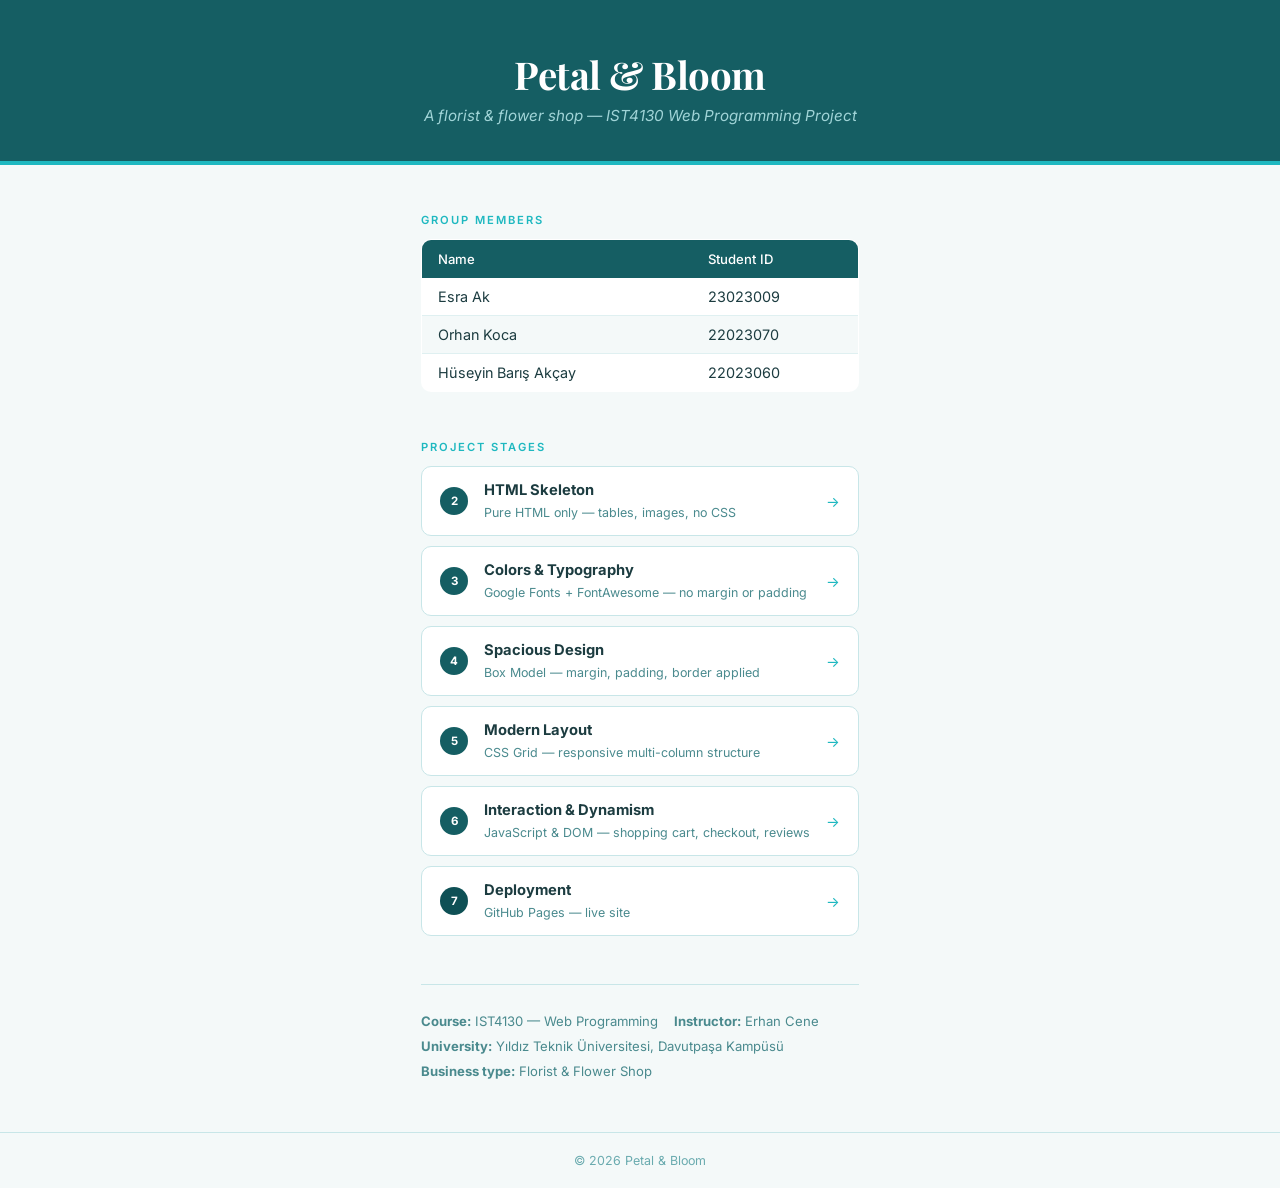
<file: index.html>
<!DOCTYPE html>
<html lang="en">
<head>
    <meta charset="UTF-8">
    <meta name="viewport" content="width=device-width, initial-scale=1.0">
    <title>Petal & Bloom — IST4130 Project</title>
    <link rel="preconnect" href="https://fonts.googleapis.com">
    <link rel="preconnect" href="https://fonts.gstatic.com" crossorigin>
    <link href="https://fonts.googleapis.com/css2?family=Playfair+Display:wght@400;600&family=Inter:wght@400;500&display=swap" rel="stylesheet">
    <style>
        * { margin: 0; padding: 0; box-sizing: border-box; }

        body {
            font-family: 'Inter', sans-serif;
            background: #f4f9f9;
            color: #1c3c40;
            min-height: 100vh;
            display: flex;
            flex-direction: column;
        }

        header {
            background: #155e63;
            color: #fff;
            text-align: center;
            padding: 48px 24px 36px;
            border-bottom: 4px solid #1eb8c0;
        }

        header h1 {
            font-family: 'Playfair Display', serif;
            font-size: 2.4rem;
            margin-bottom: 6px;
            letter-spacing: -0.5px;
        }

        header p {
            font-size: 0.95rem;
            color: #a0d4d7;
            font-style: italic;
        }

        main {
            max-width: 820px;
            margin: 0 auto;
            padding: 48px 24px;
            flex: 1;
        }

        /* ── Group Info ── */
        .section-label {
            font-size: 0.7rem;
            font-weight: 600;
            letter-spacing: 2px;
            text-transform: uppercase;
            color: #1eb8c0;
            margin-bottom: 12px;
        }

        .group-table {
            width: 100%;
            border-collapse: collapse;
            font-size: 0.9rem;
            margin-bottom: 48px;
            background: #fff;
            border-radius: 10px;
            overflow: hidden;
            border: 1px solid #c8e6e8;
        }

        .group-table th {
            background: #155e63;
            color: #fff;
            text-align: left;
            padding: 11px 16px;
            font-weight: 500;
            font-size: 0.82rem;
        }

        .group-table td {
            padding: 10px 16px;
            border-bottom: 1px solid #dff0f1;
            color: #1c3c40;
        }

        .group-table tr:last-child td { border-bottom: none; }
        .group-table tr:nth-child(even) td { background: #f4f9f9; }

        .tag {
            display: inline-block;
            background: #d0f0f2;
            color: #0e5055;
            font-size: 0.68rem;
            font-weight: 600;
            padding: 2px 7px;
            border-radius: 6px;
            margin-left: 6px;
        }

        /* ── Stage Links ── */
        .stages {
            display: flex;
            flex-direction: column;
            gap: 10px;
            margin-bottom: 48px;
        }

        .stage-link {
            display: flex;
            align-items: center;
            gap: 16px;
            padding: 14px 18px;
            background: #fff;
            border: 1px solid #c8e6e8;
            border-radius: 10px;
            text-decoration: none;
            color: #1c3c40;
            transition: all 0.2s;
        }

        .stage-link:hover {
            background: #e8f6f7;
            border-color: #1eb8c0;
            transform: translateX(4px);
        }

        .stage-num {
            font-size: 0.72rem;
            font-weight: 700;
            color: #fff;
            background: #155e63;
            width: 28px;
            height: 28px;
            border-radius: 50%;
            display: flex;
            align-items: center;
            justify-content: center;
            flex-shrink: 0;
        }

        .stage-info strong {
            display: block;
            font-size: 0.92rem;
            margin-bottom: 2px;
        }

        .stage-info span {
            font-size: 0.78rem;
            color: #4a8a8e;
        }

        .stage-link.deploy .stage-num { background: #0e5055; }

        .arrow {
            margin-left: auto;
            color: #1eb8c0;
            font-size: 0.9rem;
        }

        /* ── Course info ── */
        .course-info {
            font-size: 0.82rem;
            color: #4a8a8e;
            line-height: 1.9;
            border-top: 1px solid #c8e6e8;
            padding-top: 24px;
        }

        footer {
            text-align: center;
            padding: 20px;
            font-size: 0.78rem;
            color: #6aabaf;
            border-top: 1px solid #c8e6e8;
        }

        @media (max-width: 480px) {
            header h1 { font-size: 1.8rem; }
            main { padding: 32px 16px; }
        }
    </style>
</head>
<body>

<header>
    <h1>Petal &amp; Bloom</h1>
    <p>A florist &amp; flower shop — IST4130 Web Programming Project</p>
</header>

<main>

    <p class="section-label">Group Members</p>
    <table class="group-table">
        <thead>
            <tr>
                <th>Name</th>
                <th>Student ID</th>
            </tr>
        </thead>
        <tbody>
            <tr>
                <td>Esra Ak</td>
                <td>23023009</td>
            </tr>
            <tr>
                <td>Orhan Koca</td>
                <td>22023070</td>
            </tr>
            <tr>
                <td>Hüseyin Barış Akçay</td>
                <td>22023060</td>
            </tr>
        </tbody>
    </table>

    <p class="section-label">Project Stages</p>
    <div class="stages">

        <a href="stage2/index.html" class="stage-link">
            <div class="stage-num">2</div>
            <div class="stage-info">
                <strong>HTML Skeleton</strong>
                <span>Pure HTML only — tables, images, no CSS</span>
            </div>
            <span class="arrow">→</span>
        </a>

        <a href="stage3/index.html" class="stage-link">
            <div class="stage-num">3</div>
            <div class="stage-info">
                <strong>Colors &amp; Typography</strong>
                <span>Google Fonts + FontAwesome — no margin or padding</span>
            </div>
            <span class="arrow">→</span>
        </a>

        <a href="stage4/index.html" class="stage-link">
            <div class="stage-num">4</div>
            <div class="stage-info">
                <strong>Spacious Design</strong>
                <span>Box Model — margin, padding, border applied</span>
            </div>
            <span class="arrow">→</span>
        </a>

        <a href="stage5/index.html" class="stage-link">
            <div class="stage-num">5</div>
            <div class="stage-info">
                <strong>Modern Layout</strong>
                <span>CSS Grid — responsive multi-column structure</span>
            </div>
            <span class="arrow">→</span>
        </a>

        <a href="stage6/index.html" class="stage-link">
            <div class="stage-num">6</div>
            <div class="stage-info">
                <strong>Interaction &amp; Dynamism</strong>
                <span>JavaScript &amp; DOM — shopping cart, checkout, reviews</span>
            </div>
            <span class="arrow">→</span>
        </a>

        <a href="https://esr4ak.github.io/petalbloom/" class="stage-link deploy">
            <div class="stage-num">7</div>
            <div class="stage-info">
                <strong>Deployment</strong>
                <span>GitHub Pages — live site</span>
            </div>
            <span class="arrow">→</span>
        </a>

    </div>

    <div class="course-info">
        <strong>Course:</strong> IST4130 — Web Programming &nbsp;&nbsp;
        <strong>Instructor:</strong> Erhan Cene<br>
        <strong>University:</strong> Yıldız Teknik Üniversitesi, Davutpaşa Kampüsü<br>
        <strong>Business type:</strong> Florist &amp; Flower Shop
    </div>

</main>

<footer>
    &copy; 2026 Petal &amp; Bloom
</footer>

</body>
</html>
</file>
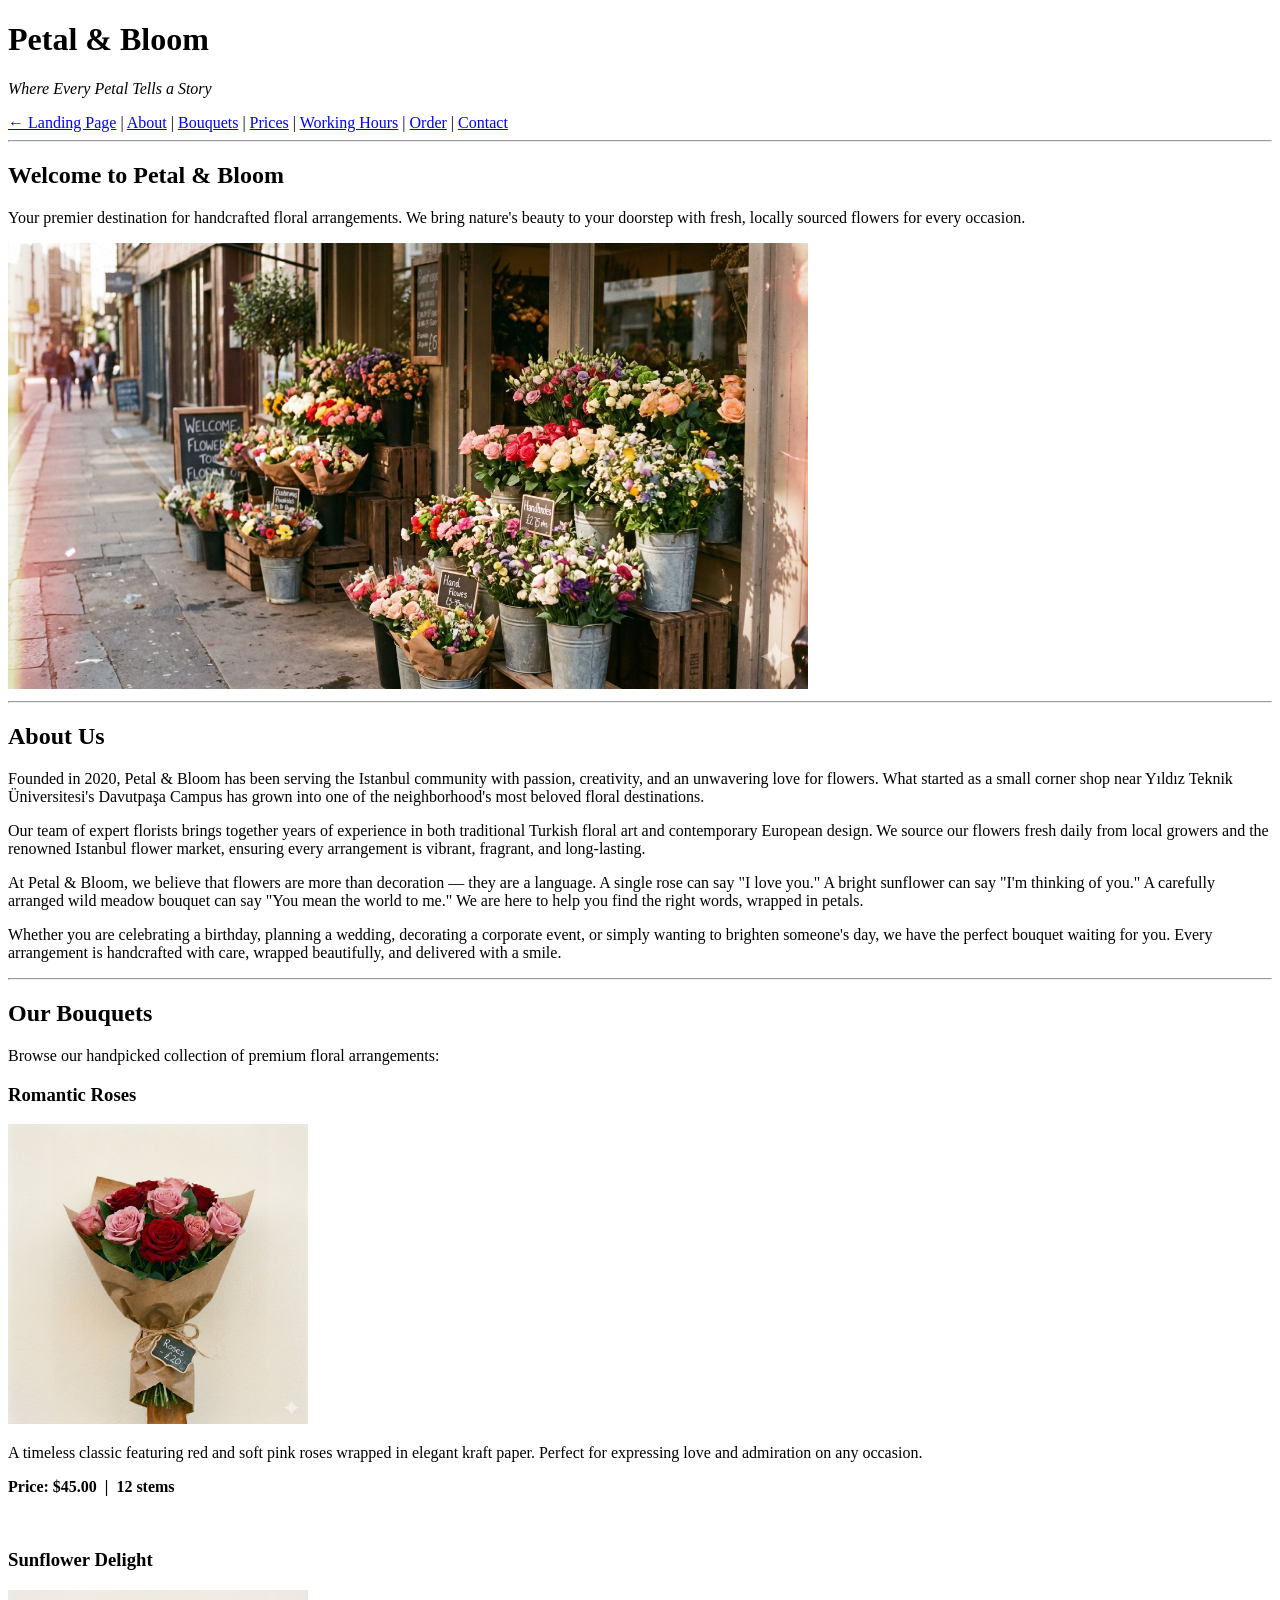
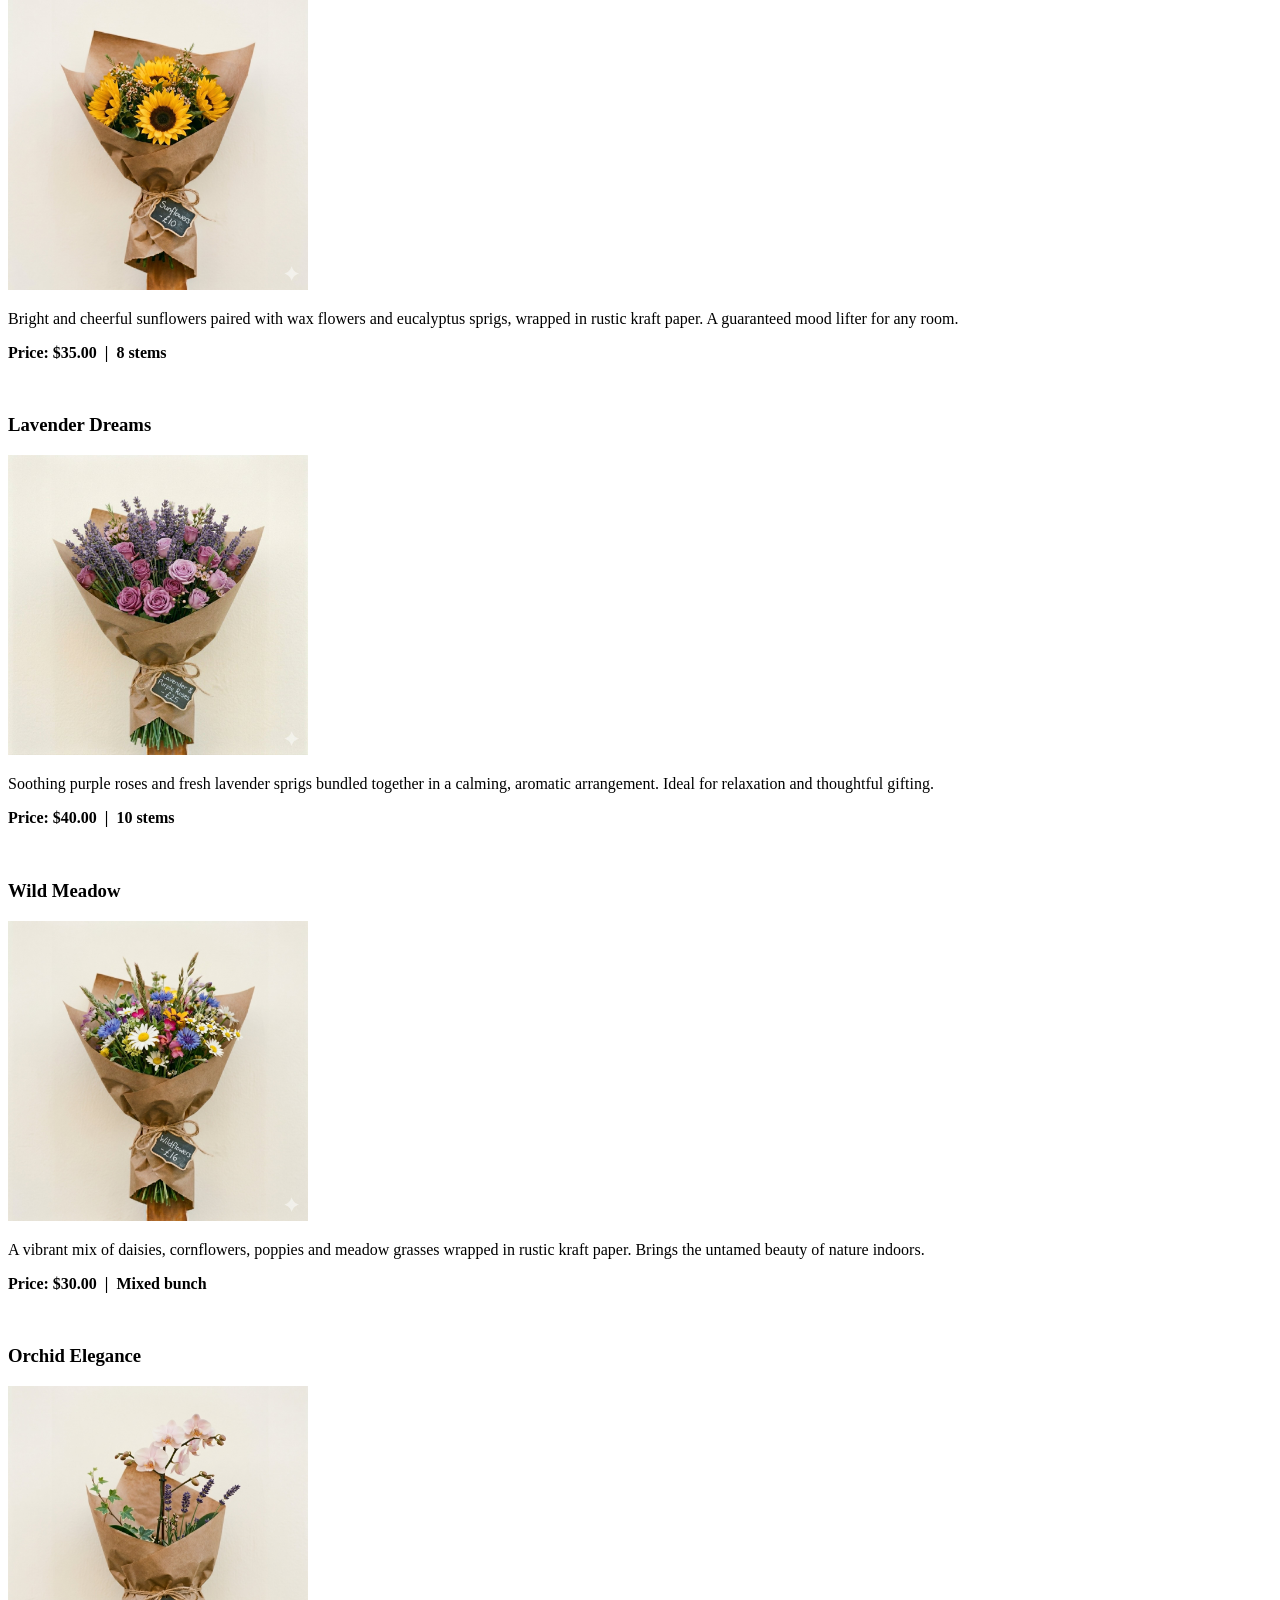
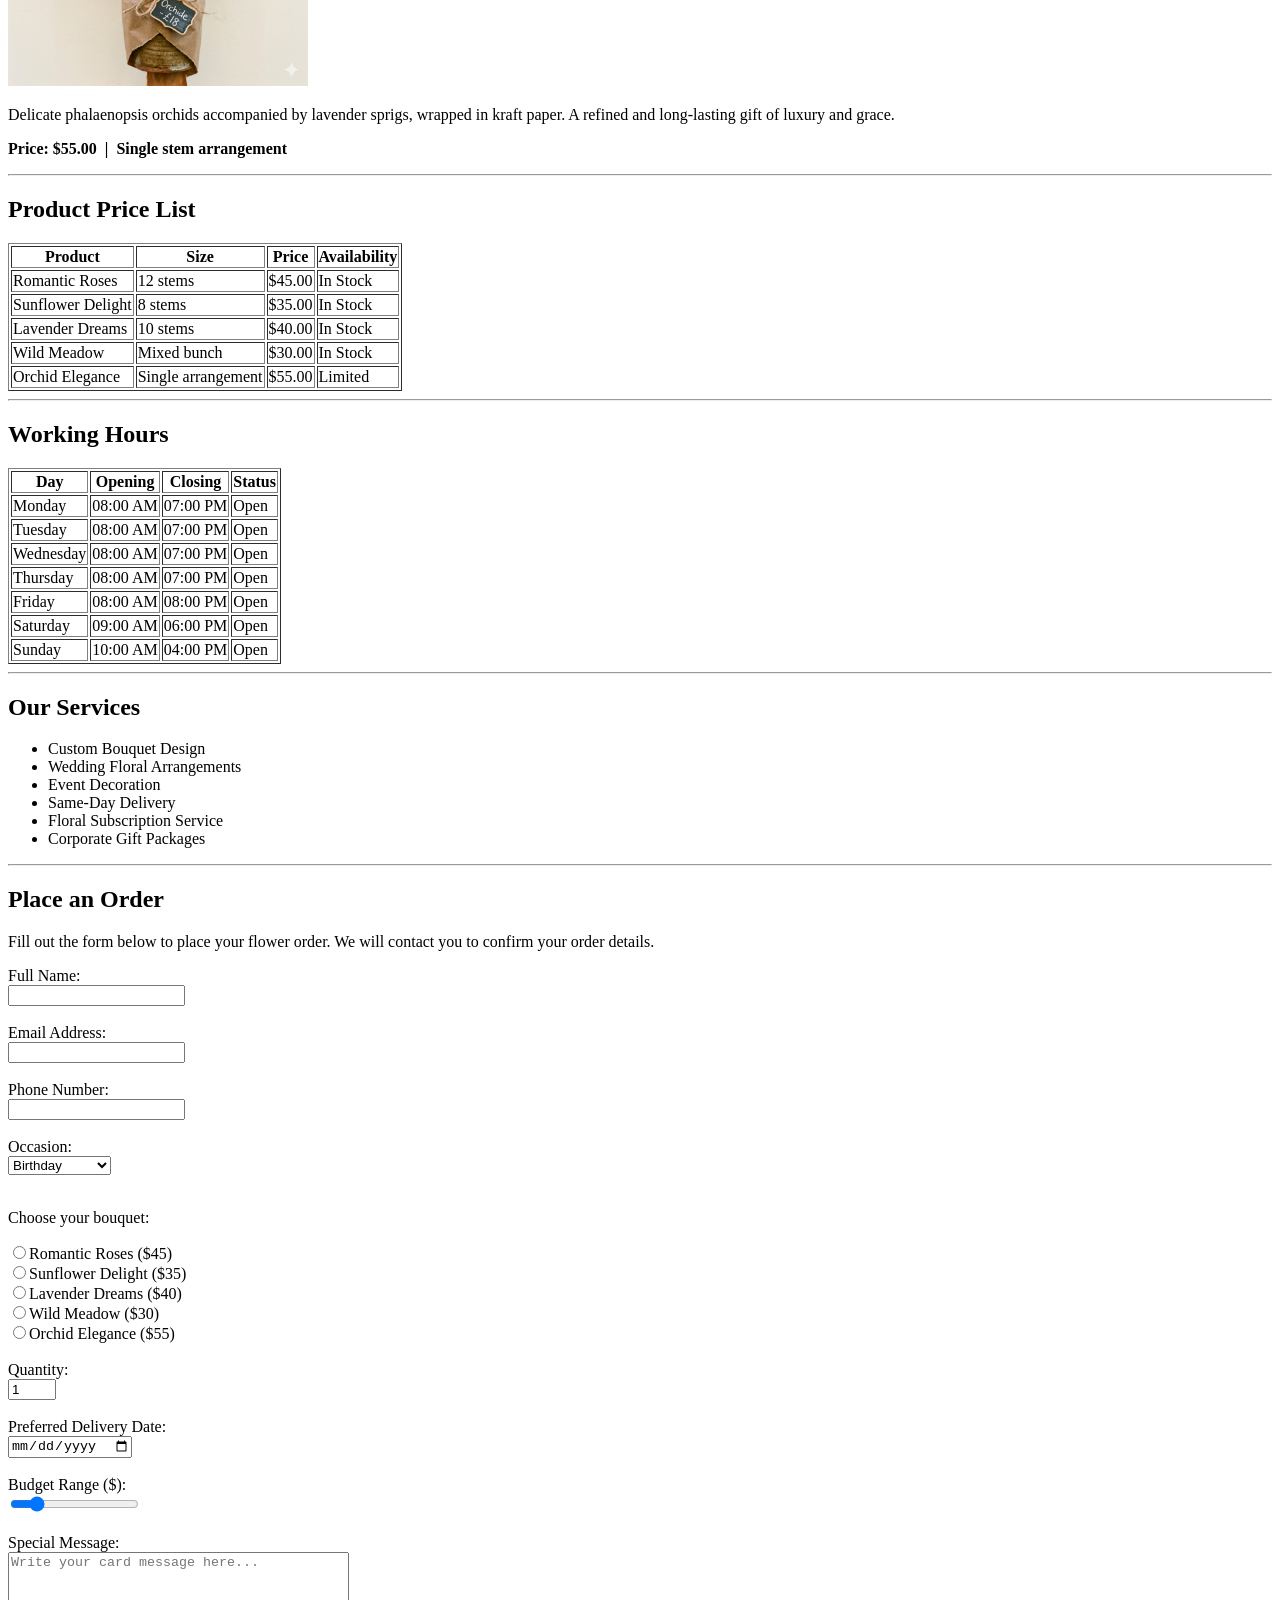
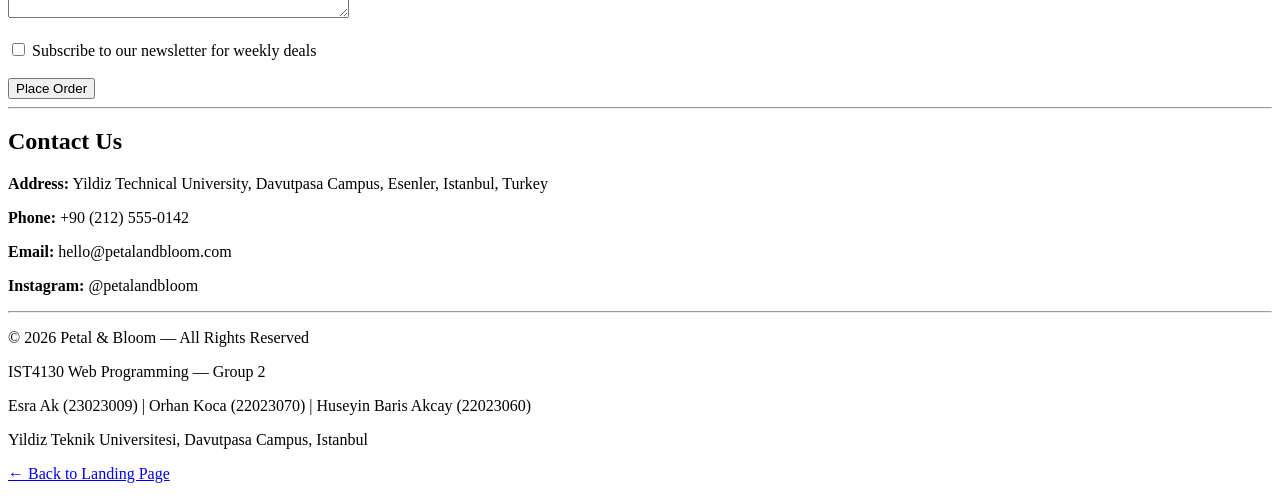
<file: stage2/index.html>
<!DOCTYPE html>
<html lang="en">
<head>
    <meta charset="UTF-8">
    <meta name="viewport" content="width=device-width, initial-scale=1.0">
    <title>Petal &amp; Bloom — Stage 2: HTML Skeleton</title>
</head>
<body>

    <header>
        <h1>Petal &amp; Bloom</h1>
        <p><em>Where Every Petal Tells a Story</em></p>
        <nav>
            <a href="../index.html">&#8592; Landing Page</a> |
            <a href="#about">About</a> |
            <a href="#bouquets">Bouquets</a> |
            <a href="#prices">Prices</a> |
            <a href="#hours">Working Hours</a> |
            <a href="#order">Order</a> |
            <a href="#contact">Contact</a>
        </nav>
        <hr>
    </header>

    <section id="hero">
        <h2>Welcome to Petal &amp; Bloom</h2>
        <p>Your premier destination for handcrafted floral arrangements. We bring nature's beauty to your doorstep with fresh, locally sourced flowers for every occasion.</p>
        <img src="../images/hero.png" alt="Petal and Bloom flower shop exterior" width="800">
    </section>

    <hr>

    <section id="about">
        <h2>About Us</h2>
        <p>Founded in 2020, Petal &amp; Bloom has been serving the Istanbul community with passion, creativity, and an unwavering love for flowers. What started as a small corner shop near Yıldız Teknik Üniversitesi's Davutpaşa Campus has grown into one of the neighborhood's most beloved floral destinations.</p>
        <p>Our team of expert florists brings together years of experience in both traditional Turkish floral art and contemporary European design. We source our flowers fresh daily from local growers and the renowned Istanbul flower market, ensuring every arrangement is vibrant, fragrant, and long-lasting.</p>
        <p>At Petal &amp; Bloom, we believe that flowers are more than decoration — they are a language. A single rose can say "I love you." A bright sunflower can say "I'm thinking of you." A carefully arranged wild meadow bouquet can say "You mean the world to me." We are here to help you find the right words, wrapped in petals.</p>
        <p>Whether you are celebrating a birthday, planning a wedding, decorating a corporate event, or simply wanting to brighten someone's day, we have the perfect bouquet waiting for you. Every arrangement is handcrafted with care, wrapped beautifully, and delivered with a smile.</p>
    </section>

    <hr>

    <section id="bouquets">
        <h2>Our Bouquets</h2>
        <p>Browse our handpicked collection of premium floral arrangements:</p>

        <h3>Romantic Roses</h3>
        <img src="../images/roses.png" alt="Romantic red and pink rose bouquet" width="300">
        <p>A timeless classic featuring red and soft pink roses wrapped in elegant kraft paper. Perfect for expressing love and admiration on any occasion.</p>
        <p><strong>Price: $45.00 &nbsp;|&nbsp; 12 stems</strong></p>
        <br>

        <h3>Sunflower Delight</h3>
        <img src="../images/sunflowers.png" alt="Vibrant sunflower bouquet" width="300">
        <p>Bright and cheerful sunflowers paired with wax flowers and eucalyptus sprigs, wrapped in rustic kraft paper. A guaranteed mood lifter for any room.</p>
        <p><strong>Price: $35.00 &nbsp;|&nbsp; 8 stems</strong></p>
        <br>

        <h3>Lavender Dreams</h3>
        <img src="../images/lavender.png" alt="Lavender and purple rose bouquet" width="300">
        <p>Soothing purple roses and fresh lavender sprigs bundled together in a calming, aromatic arrangement. Ideal for relaxation and thoughtful gifting.</p>
        <p><strong>Price: $40.00 &nbsp;|&nbsp; 10 stems</strong></p>
        <br>

        <h3>Wild Meadow</h3>
        <img src="../images/wildflowers.png" alt="Colorful mixed wildflower bouquet" width="300">
        <p>A vibrant mix of daisies, cornflowers, poppies and meadow grasses wrapped in rustic kraft paper. Brings the untamed beauty of nature indoors.</p>
        <p><strong>Price: $30.00 &nbsp;|&nbsp; Mixed bunch</strong></p>
        <br>

        <h3>Orchid Elegance</h3>
        <img src="../images/orchid.png" alt="Elegant orchid arrangement" width="300">
        <p>Delicate phalaenopsis orchids accompanied by lavender sprigs, wrapped in kraft paper. A refined and long-lasting gift of luxury and grace.</p>
        <p><strong>Price: $55.00 &nbsp;|&nbsp; Single stem arrangement</strong></p>
    </section>

    <hr>

    <section id="prices">
        <h2>Product Price List</h2>
        <table border="1">
            <thead>
                <tr>
                    <th>Product</th>
                    <th>Size</th>
                    <th>Price</th>
                    <th>Availability</th>
                </tr>
            </thead>
            <tbody>
                <tr><td>Romantic Roses</td><td>12 stems</td><td>$45.00</td><td>In Stock</td></tr>
                <tr><td>Sunflower Delight</td><td>8 stems</td><td>$35.00</td><td>In Stock</td></tr>
                <tr><td>Lavender Dreams</td><td>10 stems</td><td>$40.00</td><td>In Stock</td></tr>
                <tr><td>Wild Meadow</td><td>Mixed bunch</td><td>$30.00</td><td>In Stock</td></tr>
                <tr><td>Orchid Elegance</td><td>Single arrangement</td><td>$55.00</td><td>Limited</td></tr>
            </tbody>
        </table>
    </section>

    <hr>

    <section id="hours">
        <h2>Working Hours</h2>
        <table border="1">
            <thead>
                <tr><th>Day</th><th>Opening</th><th>Closing</th><th>Status</th></tr>
            </thead>
            <tbody>
                <tr><td>Monday</td><td>08:00 AM</td><td>07:00 PM</td><td>Open</td></tr>
                <tr><td>Tuesday</td><td>08:00 AM</td><td>07:00 PM</td><td>Open</td></tr>
                <tr><td>Wednesday</td><td>08:00 AM</td><td>07:00 PM</td><td>Open</td></tr>
                <tr><td>Thursday</td><td>08:00 AM</td><td>07:00 PM</td><td>Open</td></tr>
                <tr><td>Friday</td><td>08:00 AM</td><td>08:00 PM</td><td>Open</td></tr>
                <tr><td>Saturday</td><td>09:00 AM</td><td>06:00 PM</td><td>Open</td></tr>
                <tr><td>Sunday</td><td>10:00 AM</td><td>04:00 PM</td><td>Open</td></tr>
            </tbody>
        </table>
    </section>

    <hr>

    <section id="services">
        <h2>Our Services</h2>
        <ul>
            <li>Custom Bouquet Design</li>
            <li>Wedding Floral Arrangements</li>
            <li>Event Decoration</li>
            <li>Same-Day Delivery</li>
            <li>Floral Subscription Service</li>
            <li>Corporate Gift Packages</li>
        </ul>
    </section>

    <hr>

    <section id="order">
        <h2>Place an Order</h2>
        <p>Fill out the form below to place your flower order. We will contact you to confirm your order details.</p>
        <form action="#" method="POST">
            <label for="full-name">Full Name:</label><br>
            <input type="text" id="full-name" name="full-name" required minlength="2" maxlength="50"><br><br>

            <label for="email">Email Address:</label><br>
            <input type="email" id="email" name="email" required><br><br>

            <label for="phone">Phone Number:</label><br>
            <input type="tel" id="phone" name="phone"><br><br>

            <label for="occasion">Occasion:</label><br>
            <select id="occasion" name="occasion">
                <option value="birthday">Birthday</option>
                <option value="wedding">Wedding</option>
                <option value="anniversary">Anniversary</option>
                <option value="sympathy">Sympathy</option>
                <option value="just-because">Just Because</option>
                <option value="other">Other</option>
            </select><br><br>

            <p>Choose your bouquet:</p>
            <input type="radio" id="b-roses" name="bouquet" value="roses"><label for="b-roses">Romantic Roses ($45)</label><br>
            <input type="radio" id="b-sunflowers" name="bouquet" value="sunflowers"><label for="b-sunflowers">Sunflower Delight ($35)</label><br>
            <input type="radio" id="b-lavender" name="bouquet" value="lavender"><label for="b-lavender">Lavender Dreams ($40)</label><br>
            <input type="radio" id="b-wildflowers" name="bouquet" value="wildflowers"><label for="b-wildflowers">Wild Meadow ($30)</label><br>
            <input type="radio" id="b-orchid" name="bouquet" value="orchid"><label for="b-orchid">Orchid Elegance ($55)</label><br><br>

            <label for="quantity">Quantity:</label><br>
            <input type="number" id="quantity" name="quantity" min="1" max="10" value="1"><br><br>

            <label for="delivery-date">Preferred Delivery Date:</label><br>
            <input type="date" id="delivery-date" name="delivery-date"><br><br>

            <label for="budget">Budget Range ($):</label><br>
            <input type="range" id="budget" name="budget" min="20" max="200" step="10" value="50"><br><br>

            <label for="message">Special Message:</label><br>
            <textarea id="message" name="message" rows="4" cols="40" maxlength="250" placeholder="Write your card message here..."></textarea><br><br>

            <input type="checkbox" id="newsletter" name="newsletter" value="yes">
            <label for="newsletter">Subscribe to our newsletter for weekly deals</label><br><br>

            <input type="submit" value="Place Order">
        </form>
    </section>

    <hr>

    <section id="contact">
        <h2>Contact Us</h2>
        <p><strong>Address:</strong> Yildiz Technical University, Davutpasa Campus, Esenler, Istanbul, Turkey</p>
        <p><strong>Phone:</strong> +90 (212) 555-0142</p>
        <p><strong>Email:</strong> hello@petalandbloom.com</p>
        <p><strong>Instagram:</strong> @petalandbloom</p>
    </section>

    <hr>

    <footer>
        <p>&copy; 2026 Petal &amp; Bloom — All Rights Reserved</p>
        <p>IST4130 Web Programming — Group 2</p>
        <p>Esra Ak (23023009) | Orhan Koca (22023070) | Huseyin Baris Akcay (22023060)</p>
        <p>Yildiz Teknik Universitesi, Davutpasa Campus, Istanbul</p>
        <p><a href="../index.html">&#8592; Back to Landing Page</a></p>
    </footer>

</body>
</html>
</file>
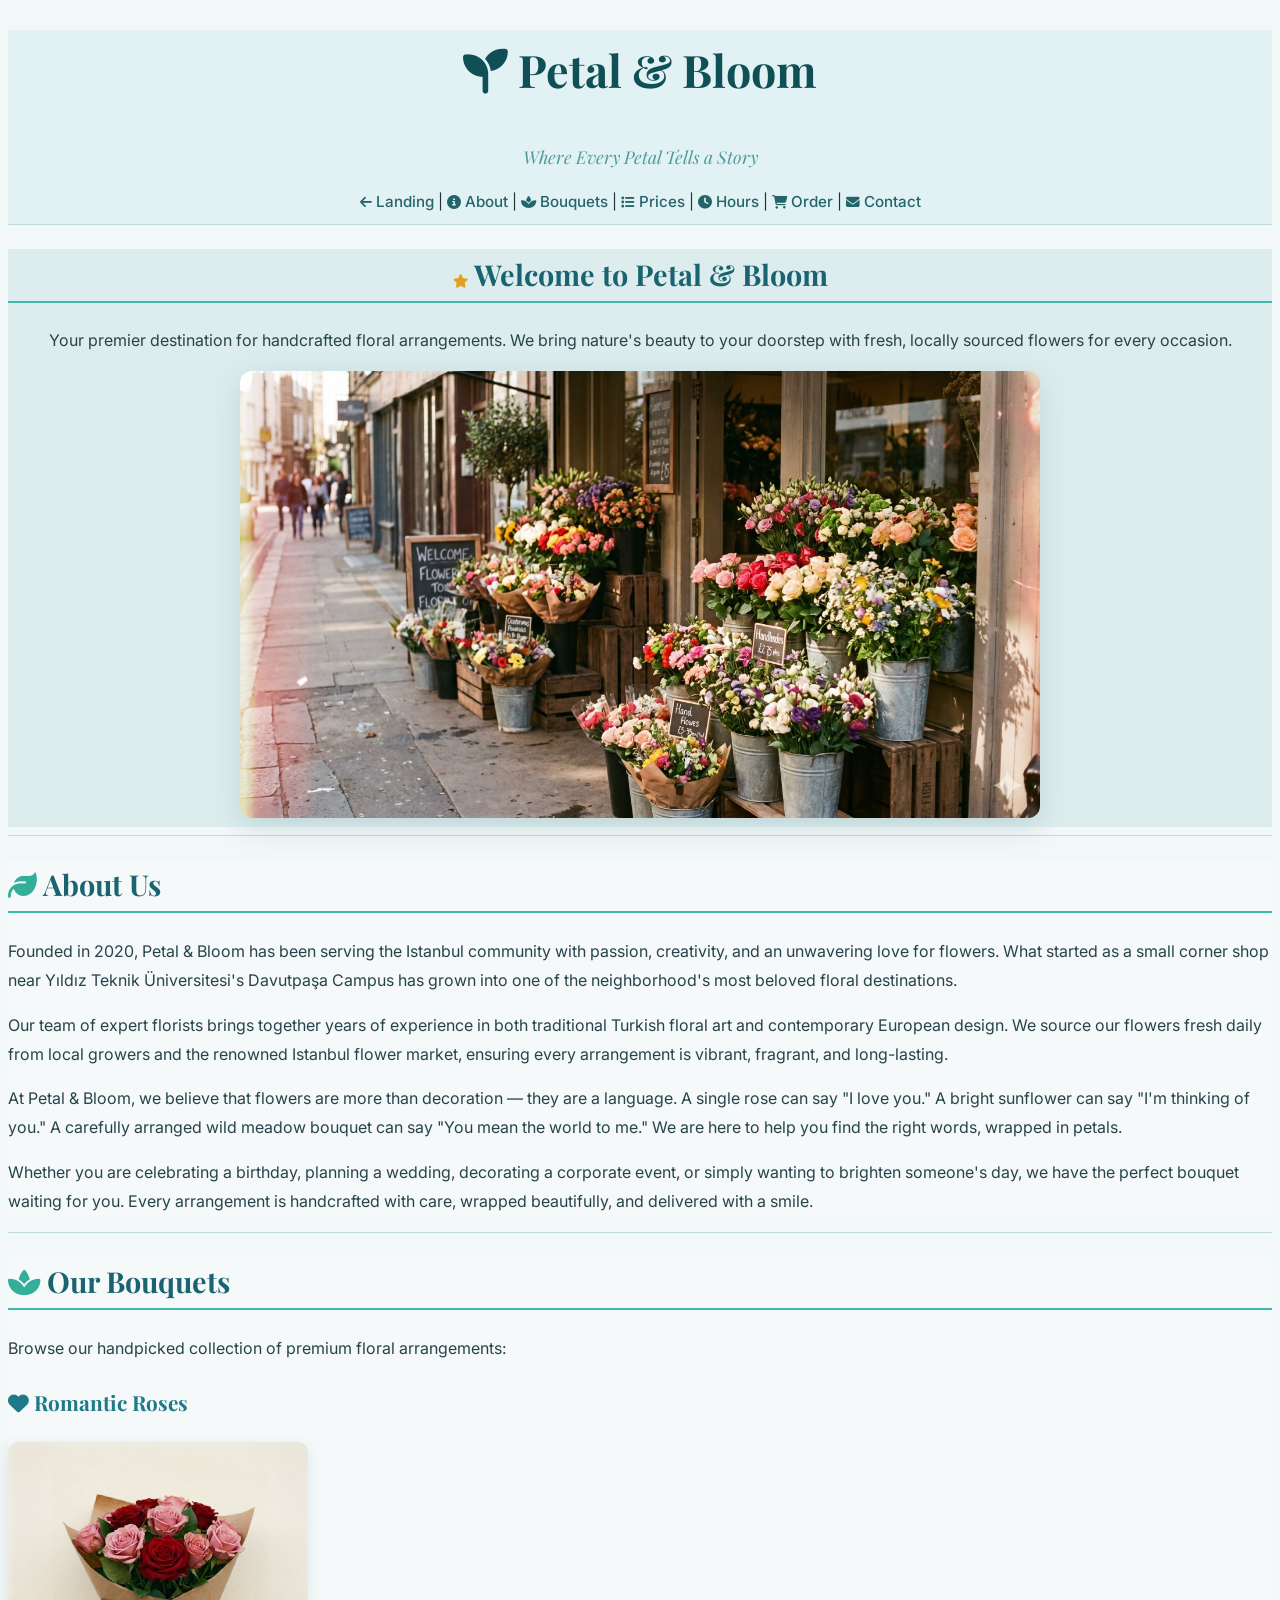
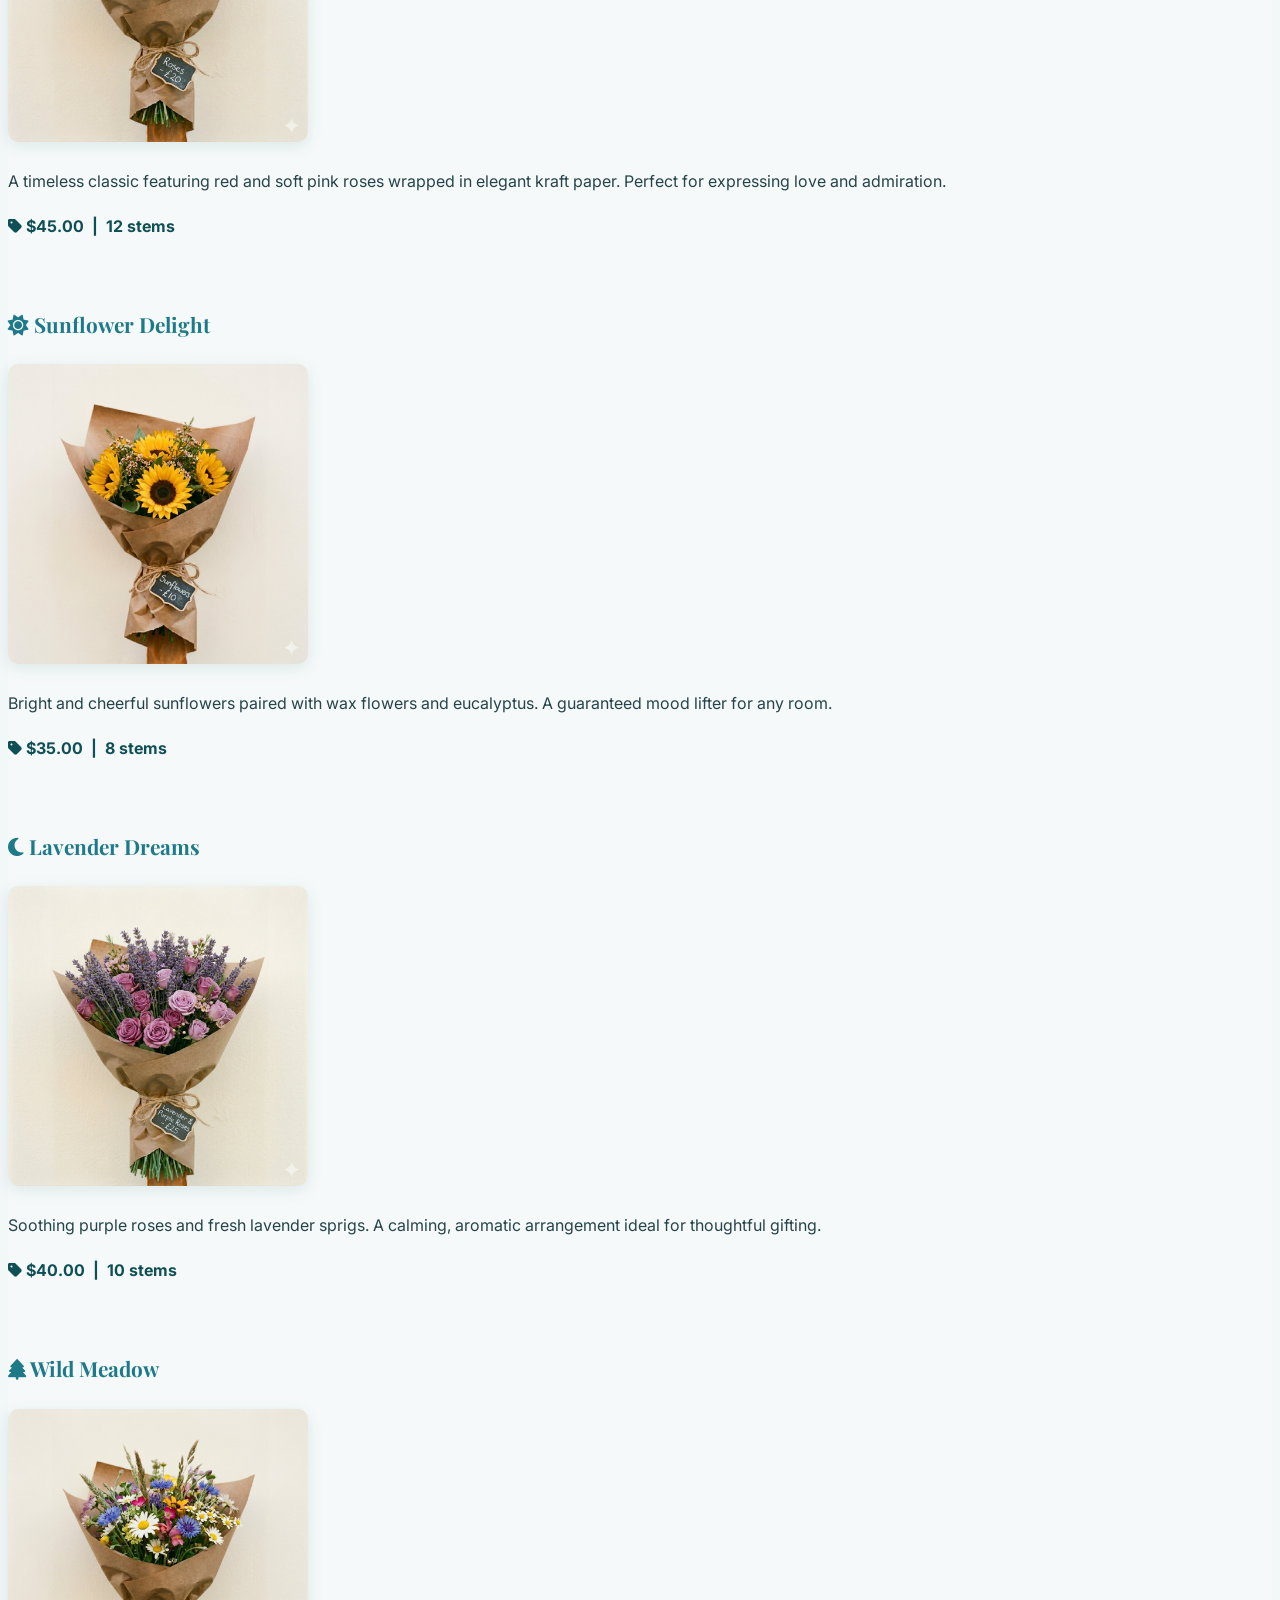
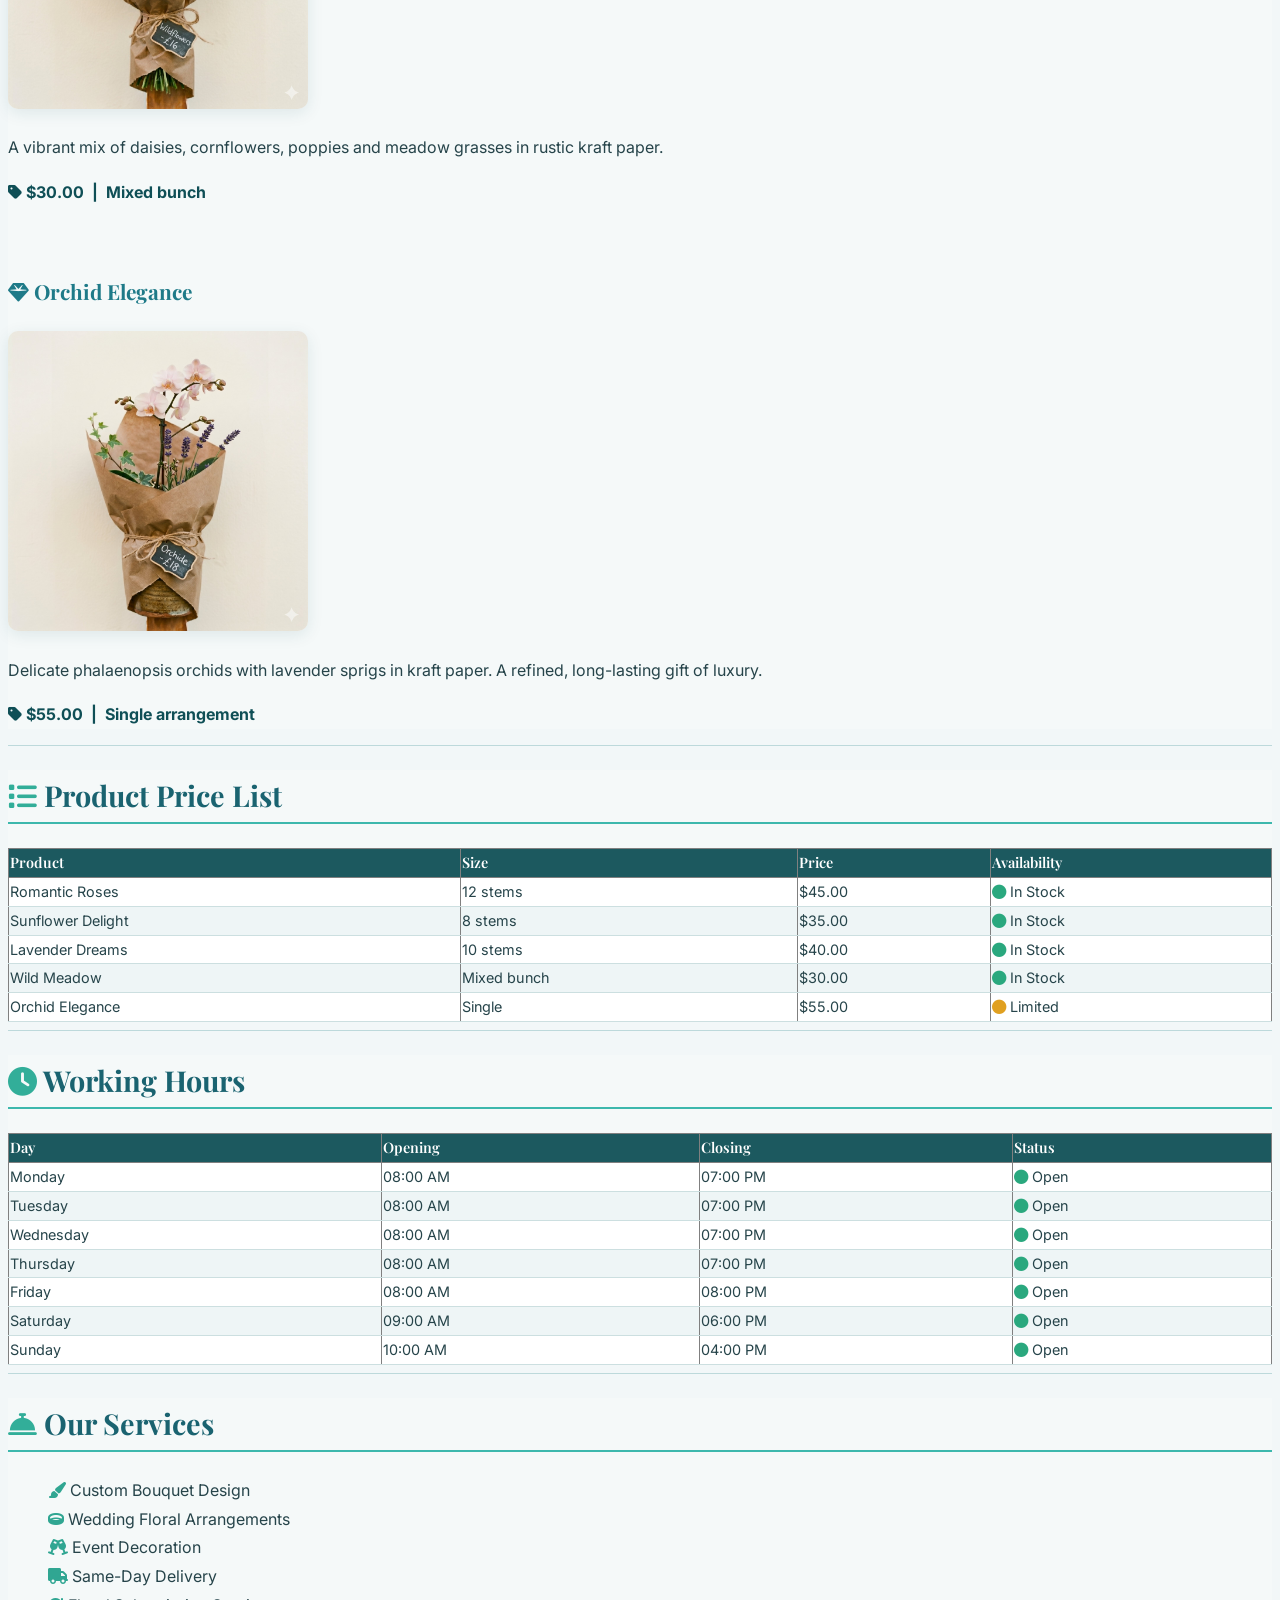
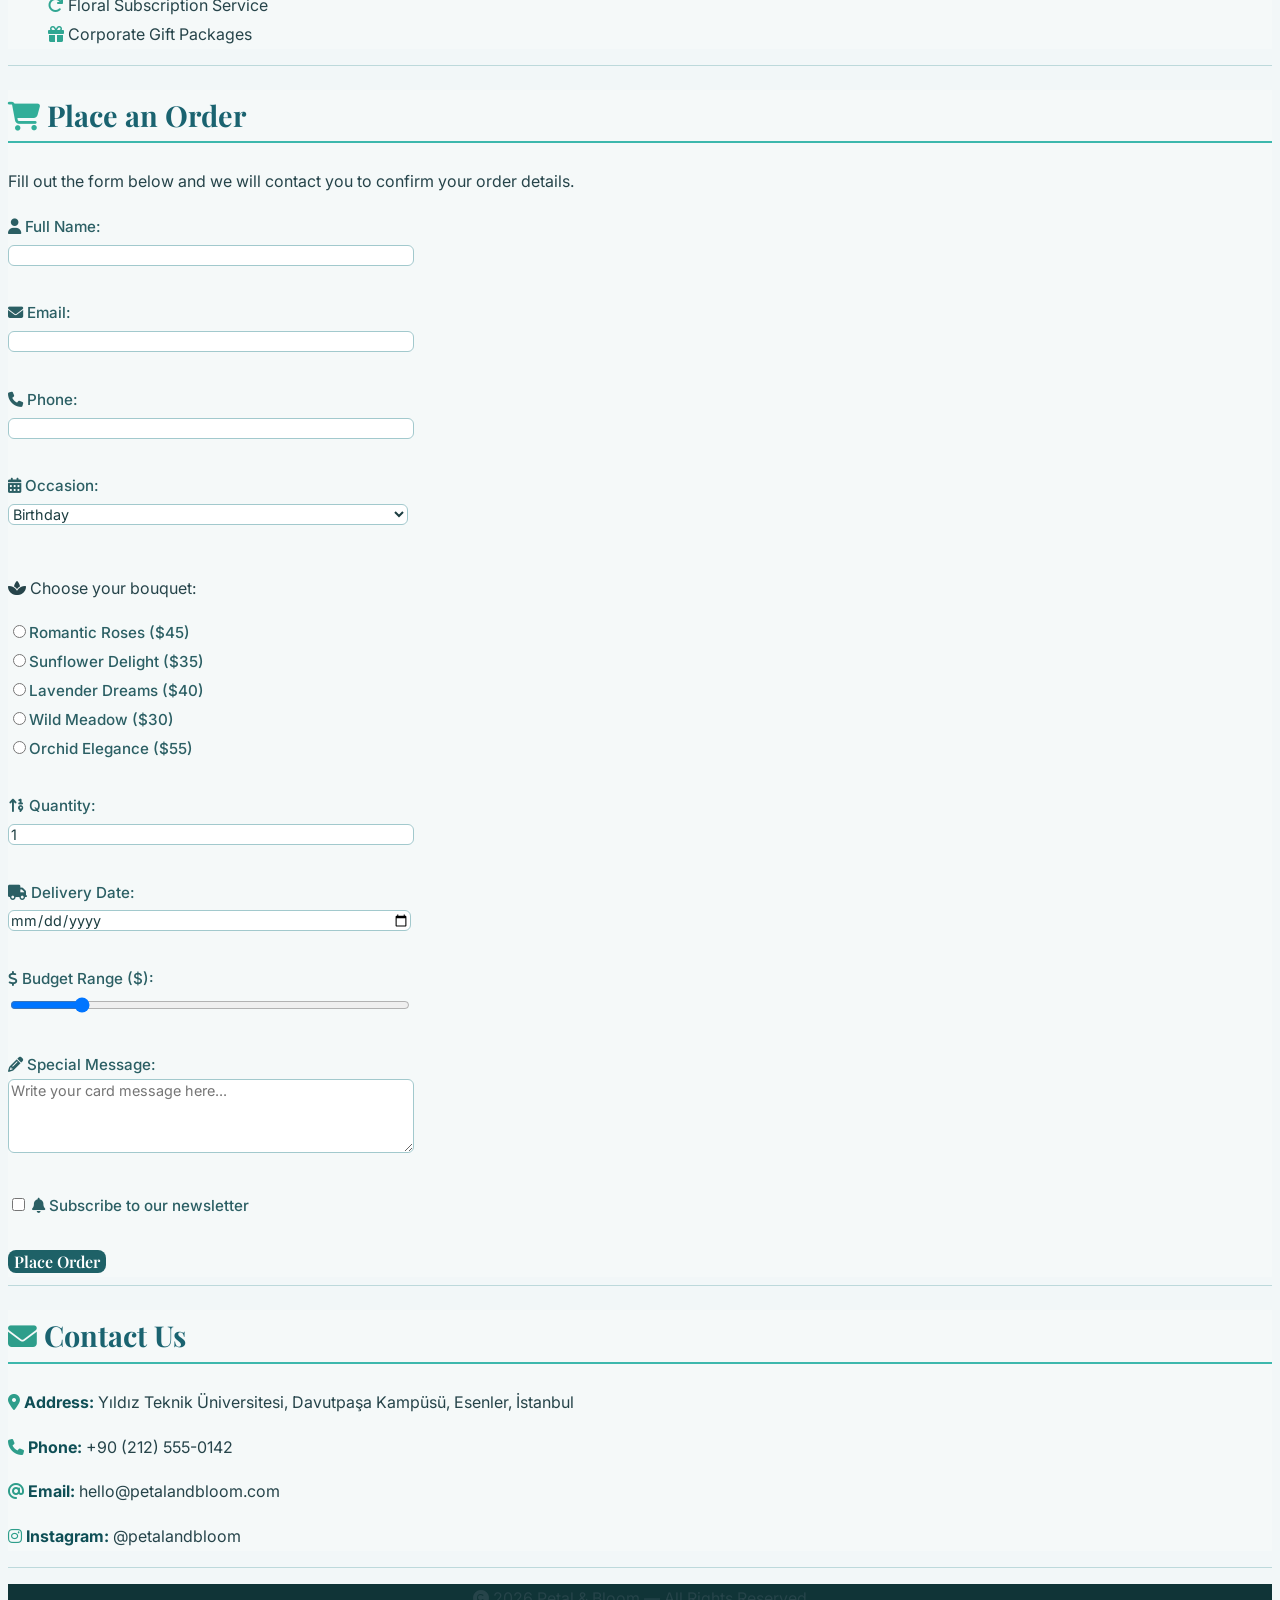
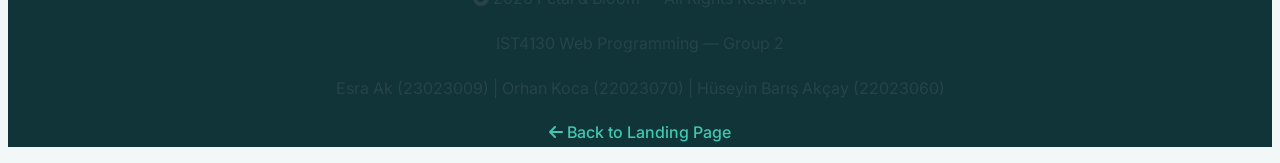
<file: stage3/index.html>
<!DOCTYPE html>
<html lang="en">
<head>
    <meta charset="UTF-8">
    <meta name="viewport" content="width=device-width, initial-scale=1.0">
    <title>Petal &amp; Bloom — Stage 3: Colors &amp; Typography</title>
    <link rel="preconnect" href="https://fonts.googleapis.com">
    <link rel="preconnect" href="https://fonts.gstatic.com" crossorigin>
    <link href="https://fonts.googleapis.com/css2?family=Playfair+Display:ital,wght@0,400;0,600;0,700;1,400&family=Inter:wght@300;400;500;600&display=swap" rel="stylesheet">
    <link rel="stylesheet" href="https://cdnjs.cloudflare.com/ajax/libs/font-awesome/6.5.1/css/all.min.css">
    <link rel="stylesheet" href="style.css">
</head>
<body>
    <header>
        <h1><i class="fas fa-seedling"></i> Petal &amp; Bloom</h1>
        <p><em>Where Every Petal Tells a Story</em></p>
        <nav>
            <a href="../index.html"><i class="fas fa-arrow-left"></i> Landing</a> |
            <a href="#about"><i class="fas fa-info-circle"></i> About</a> |
            <a href="#bouquets"><i class="fas fa-spa"></i> Bouquets</a> |
            <a href="#prices"><i class="fas fa-list"></i> Prices</a> |
            <a href="#hours"><i class="fas fa-clock"></i> Hours</a> |
            <a href="#order"><i class="fas fa-shopping-cart"></i> Order</a> |
            <a href="#contact"><i class="fas fa-envelope"></i> Contact</a>
        </nav>
        <hr>
    </header>
    <section id="hero">
        <h2><i class="fas fa-star"></i> Welcome to Petal &amp; Bloom</h2>
        <p>Your premier destination for handcrafted floral arrangements. We bring nature's beauty to your doorstep with fresh, locally sourced flowers for every occasion.</p>
        <img src="../images/hero.png" alt="Petal and Bloom flower shop" width="800">
    </section>
    <hr>
    <section id="about">
        <h2><i class="fas fa-leaf"></i> About Us</h2>
        <p>Founded in 2020, Petal &amp; Bloom has been serving the Istanbul community with passion, creativity, and an unwavering love for flowers. What started as a small corner shop near Yıldız Teknik Üniversitesi's Davutpaşa Campus has grown into one of the neighborhood's most beloved floral destinations.</p>
        <p>Our team of expert florists brings together years of experience in both traditional Turkish floral art and contemporary European design. We source our flowers fresh daily from local growers and the renowned Istanbul flower market, ensuring every arrangement is vibrant, fragrant, and long-lasting.</p>
        <p>At Petal &amp; Bloom, we believe that flowers are more than decoration — they are a language. A single rose can say "I love you." A bright sunflower can say "I'm thinking of you." A carefully arranged wild meadow bouquet can say "You mean the world to me." We are here to help you find the right words, wrapped in petals.</p>
        <p>Whether you are celebrating a birthday, planning a wedding, decorating a corporate event, or simply wanting to brighten someone's day, we have the perfect bouquet waiting for you. Every arrangement is handcrafted with care, wrapped beautifully, and delivered with a smile.</p>
    </section>
    <hr>
    <section id="bouquets">
        <h2><i class="fas fa-spa"></i> Our Bouquets</h2>
        <p>Browse our handpicked collection of premium floral arrangements:</p>
        <h3><i class="fas fa-heart"></i> Romantic Roses</h3>
        <img src="../images/roses.png" alt="Romantic rose bouquet" width="300">
        <p>A timeless classic featuring red and soft pink roses wrapped in elegant kraft paper. Perfect for expressing love and admiration.</p>
        <p><strong><i class="fas fa-tag"></i> $45.00 &nbsp;|&nbsp; 12 stems</strong></p><br>
        <h3><i class="fas fa-sun"></i> Sunflower Delight</h3>
        <img src="../images/sunflowers.png" alt="Sunflower bouquet" width="300">
        <p>Bright and cheerful sunflowers paired with wax flowers and eucalyptus. A guaranteed mood lifter for any room.</p>
        <p><strong><i class="fas fa-tag"></i> $35.00 &nbsp;|&nbsp; 8 stems</strong></p><br>
        <h3><i class="fas fa-moon"></i> Lavender Dreams</h3>
        <img src="../images/lavender.png" alt="Lavender bouquet" width="300">
        <p>Soothing purple roses and fresh lavender sprigs. A calming, aromatic arrangement ideal for thoughtful gifting.</p>
        <p><strong><i class="fas fa-tag"></i> $40.00 &nbsp;|&nbsp; 10 stems</strong></p><br>
        <h3><i class="fas fa-tree"></i> Wild Meadow</h3>
        <img src="../images/wildflowers.png" alt="Wildflower bouquet" width="300">
        <p>A vibrant mix of daisies, cornflowers, poppies and meadow grasses in rustic kraft paper.</p>
        <p><strong><i class="fas fa-tag"></i> $30.00 &nbsp;|&nbsp; Mixed bunch</strong></p><br>
        <h3><i class="fas fa-gem"></i> Orchid Elegance</h3>
        <img src="../images/orchid.png" alt="Orchid arrangement" width="300">
        <p>Delicate phalaenopsis orchids with lavender sprigs in kraft paper. A refined, long-lasting gift of luxury.</p>
        <p><strong><i class="fas fa-tag"></i> $55.00 &nbsp;|&nbsp; Single arrangement</strong></p>
    </section>
    <hr>
    <section id="prices">
        <h2><i class="fas fa-list"></i> Product Price List</h2>
        <table border="1">
            <thead><tr><th>Product</th><th>Size</th><th>Price</th><th>Availability</th></tr></thead>
            <tbody>
                <tr><td>Romantic Roses</td><td>12 stems</td><td>$45.00</td><td><i class="fas fa-circle" style="color:#2aa87e;"></i> In Stock</td></tr>
                <tr><td>Sunflower Delight</td><td>8 stems</td><td>$35.00</td><td><i class="fas fa-circle" style="color:#2aa87e;"></i> In Stock</td></tr>
                <tr><td>Lavender Dreams</td><td>10 stems</td><td>$40.00</td><td><i class="fas fa-circle" style="color:#2aa87e;"></i> In Stock</td></tr>
                <tr><td>Wild Meadow</td><td>Mixed bunch</td><td>$30.00</td><td><i class="fas fa-circle" style="color:#2aa87e;"></i> In Stock</td></tr>
                <tr><td>Orchid Elegance</td><td>Single</td><td>$55.00</td><td><i class="fas fa-circle" style="color:#e0a020;"></i> Limited</td></tr>
            </tbody>
        </table>
    </section>
    <hr>
    <section id="hours">
        <h2><i class="fas fa-clock"></i> Working Hours</h2>
        <table border="1">
            <thead><tr><th>Day</th><th>Opening</th><th>Closing</th><th>Status</th></tr></thead>
            <tbody>
                <tr><td>Monday</td><td>08:00 AM</td><td>07:00 PM</td><td><i class="fas fa-circle" style="color:#2aa87e;"></i> Open</td></tr>
                <tr><td>Tuesday</td><td>08:00 AM</td><td>07:00 PM</td><td><i class="fas fa-circle" style="color:#2aa87e;"></i> Open</td></tr>
                <tr><td>Wednesday</td><td>08:00 AM</td><td>07:00 PM</td><td><i class="fas fa-circle" style="color:#2aa87e;"></i> Open</td></tr>
                <tr><td>Thursday</td><td>08:00 AM</td><td>07:00 PM</td><td><i class="fas fa-circle" style="color:#2aa87e;"></i> Open</td></tr>
                <tr><td>Friday</td><td>08:00 AM</td><td>08:00 PM</td><td><i class="fas fa-circle" style="color:#2aa87e;"></i> Open</td></tr>
                <tr><td>Saturday</td><td>09:00 AM</td><td>06:00 PM</td><td><i class="fas fa-circle" style="color:#2aa87e;"></i> Open</td></tr>
                <tr><td>Sunday</td><td>10:00 AM</td><td>04:00 PM</td><td><i class="fas fa-circle" style="color:#2aa87e;"></i> Open</td></tr>
            </tbody>
        </table>
    </section>
    <hr>
    <section id="services">
        <h2><i class="fas fa-concierge-bell"></i> Our Services</h2>
        <ul>
            <li><i class="fas fa-paint-brush"></i> Custom Bouquet Design</li>
            <li><i class="fas fa-ring"></i> Wedding Floral Arrangements</li>
            <li><i class="fas fa-glass-cheers"></i> Event Decoration</li>
            <li><i class="fas fa-truck"></i> Same-Day Delivery</li>
            <li><i class="fas fa-redo"></i> Floral Subscription Service</li>
            <li><i class="fas fa-gift"></i> Corporate Gift Packages</li>
        </ul>
    </section>
    <hr>
    <section id="order">
        <h2><i class="fas fa-shopping-cart"></i> Place an Order</h2>
        <p>Fill out the form below and we will contact you to confirm your order details.</p>
        <form action="#" method="POST">
            <label for="full-name"><i class="fas fa-user"></i> Full Name:</label><br>
            <input type="text" id="full-name" name="full-name" required minlength="2" maxlength="50"><br><br>
            <label for="email"><i class="fas fa-envelope"></i> Email:</label><br>
            <input type="email" id="email" name="email" required><br><br>
            <label for="phone"><i class="fas fa-phone"></i> Phone:</label><br>
            <input type="tel" id="phone" name="phone"><br><br>
            <label for="occasion"><i class="fas fa-calendar-alt"></i> Occasion:</label><br>
            <select id="occasion" name="occasion">
                <option value="birthday">Birthday</option>
                <option value="wedding">Wedding</option>
                <option value="anniversary">Anniversary</option>
                <option value="sympathy">Sympathy</option>
                <option value="just-because">Just Because</option>
                <option value="other">Other</option>
            </select><br><br>
            <p><i class="fas fa-spa"></i> Choose your bouquet:</p>
            <input type="radio" id="b-roses" name="bouquet" value="roses"><label for="b-roses">Romantic Roses ($45)</label><br>
            <input type="radio" id="b-sunflowers" name="bouquet" value="sunflowers"><label for="b-sunflowers">Sunflower Delight ($35)</label><br>
            <input type="radio" id="b-lavender" name="bouquet" value="lavender"><label for="b-lavender">Lavender Dreams ($40)</label><br>
            <input type="radio" id="b-wildflowers" name="bouquet" value="wildflowers"><label for="b-wildflowers">Wild Meadow ($30)</label><br>
            <input type="radio" id="b-orchid" name="bouquet" value="orchid"><label for="b-orchid">Orchid Elegance ($55)</label><br><br>
            <label for="quantity"><i class="fas fa-sort-numeric-up"></i> Quantity:</label><br>
            <input type="number" id="quantity" name="quantity" min="1" max="10" value="1"><br><br>
            <label for="delivery-date"><i class="fas fa-truck"></i> Delivery Date:</label><br>
            <input type="date" id="delivery-date" name="delivery-date"><br><br>
            <label for="budget"><i class="fas fa-dollar-sign"></i> Budget Range ($):</label><br>
            <input type="range" id="budget" name="budget" min="20" max="200" step="10" value="50"><br><br>
            <label for="message"><i class="fas fa-pencil-alt"></i> Special Message:</label><br>
            <textarea id="message" name="message" rows="4" cols="40" maxlength="250" placeholder="Write your card message here..."></textarea><br><br>
            <input type="checkbox" id="newsletter" name="newsletter" value="yes">
            <label for="newsletter"><i class="fas fa-bell"></i> Subscribe to our newsletter</label><br><br>
            <input type="submit" value="Place Order">
        </form>
    </section>
    <hr>
    <section id="contact">
        <h2><i class="fas fa-envelope"></i> Contact Us</h2>
        <p><i class="fas fa-map-marker-alt"></i> <strong>Address:</strong> Yıldız Teknik Üniversitesi, Davutpaşa Kampüsü, Esenler, İstanbul</p>
        <p><i class="fas fa-phone"></i> <strong>Phone:</strong> +90 (212) 555-0142</p>
        <p><i class="fas fa-at"></i> <strong>Email:</strong> hello@petalandbloom.com</p>
        <p><i class="fab fa-instagram"></i> <strong>Instagram:</strong> @petalandbloom</p>
    </section>
    <hr>
    <footer>
        <p><i class="fas fa-copyright"></i> 2026 Petal &amp; Bloom — All Rights Reserved</p>
        <p>IST4130 Web Programming — Group 2</p>
        <p>Esra Ak (23023009) | Orhan Koca (22023070) | Hüseyin Barış Akçay (22023060)</p>
        <p><a href="../index.html"><i class="fas fa-arrow-left"></i> Back to Landing Page</a></p>
    </footer>
</body>
</html>
</file>
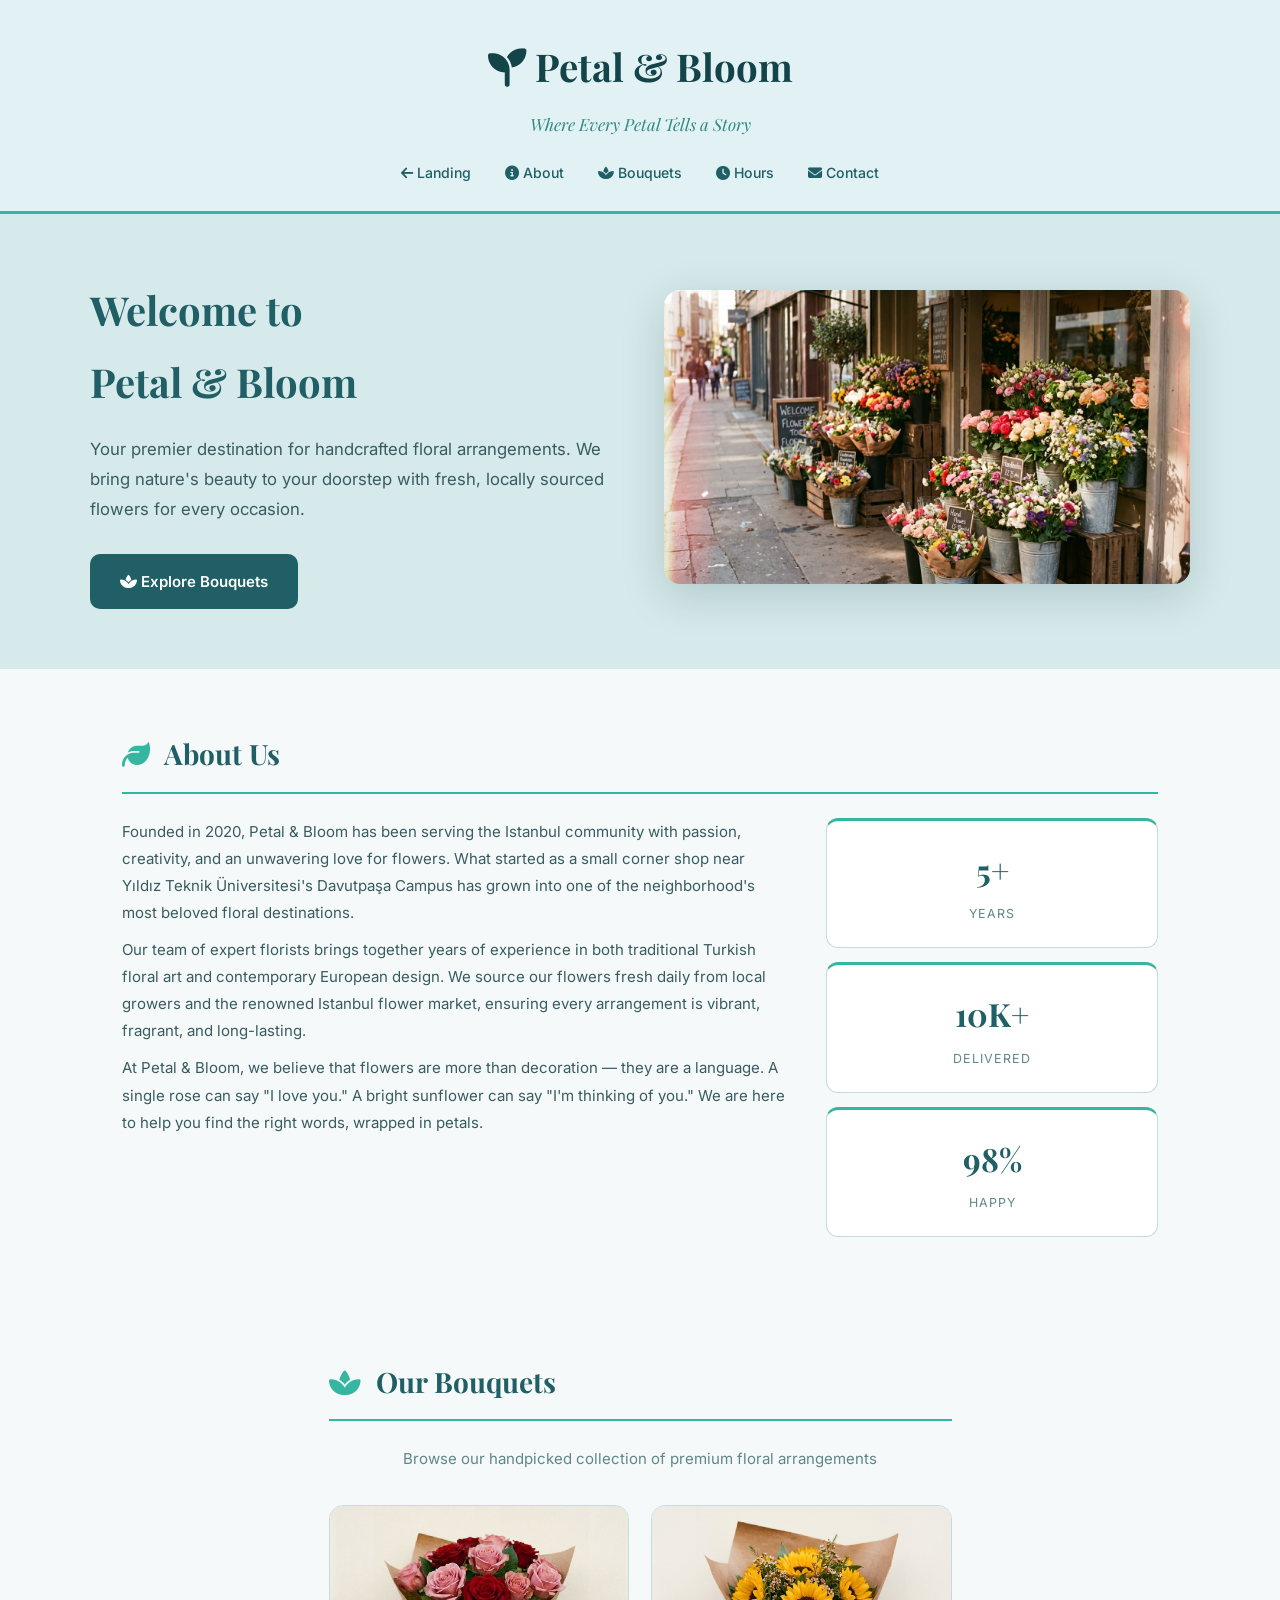
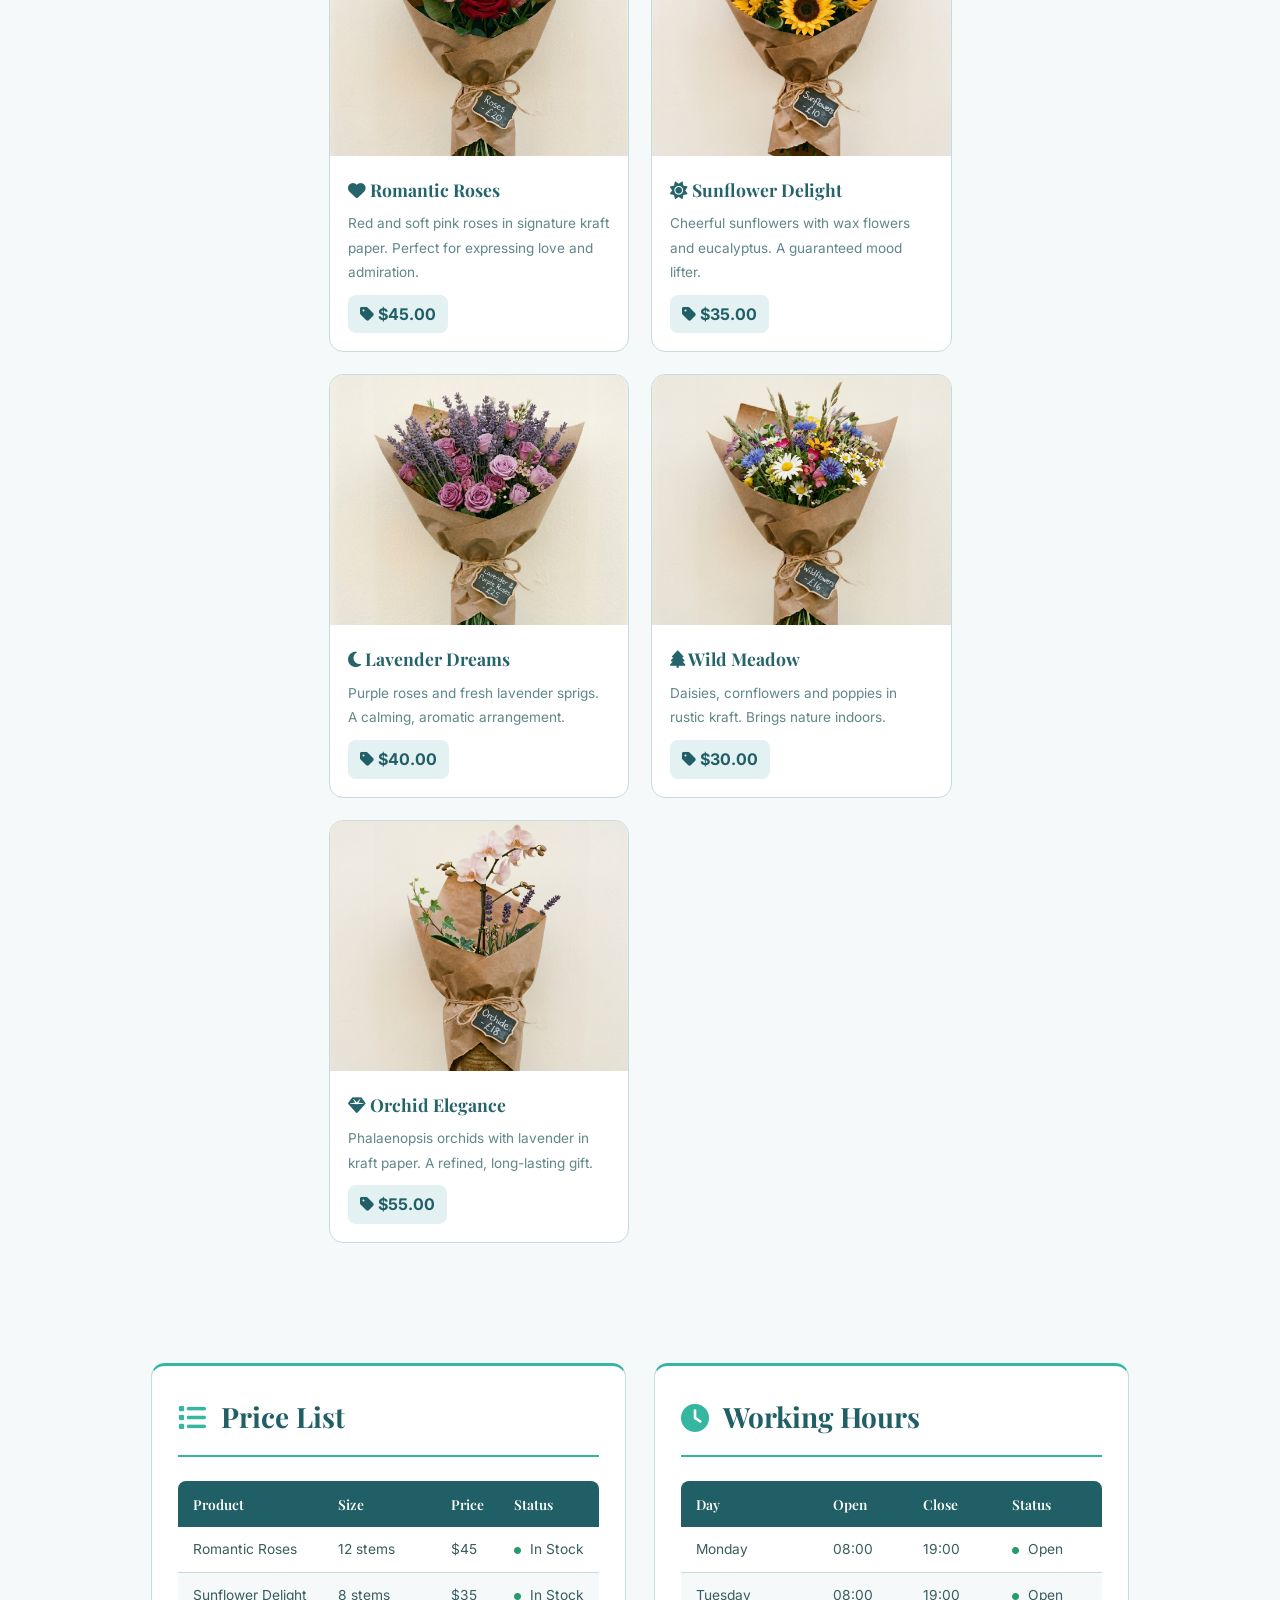
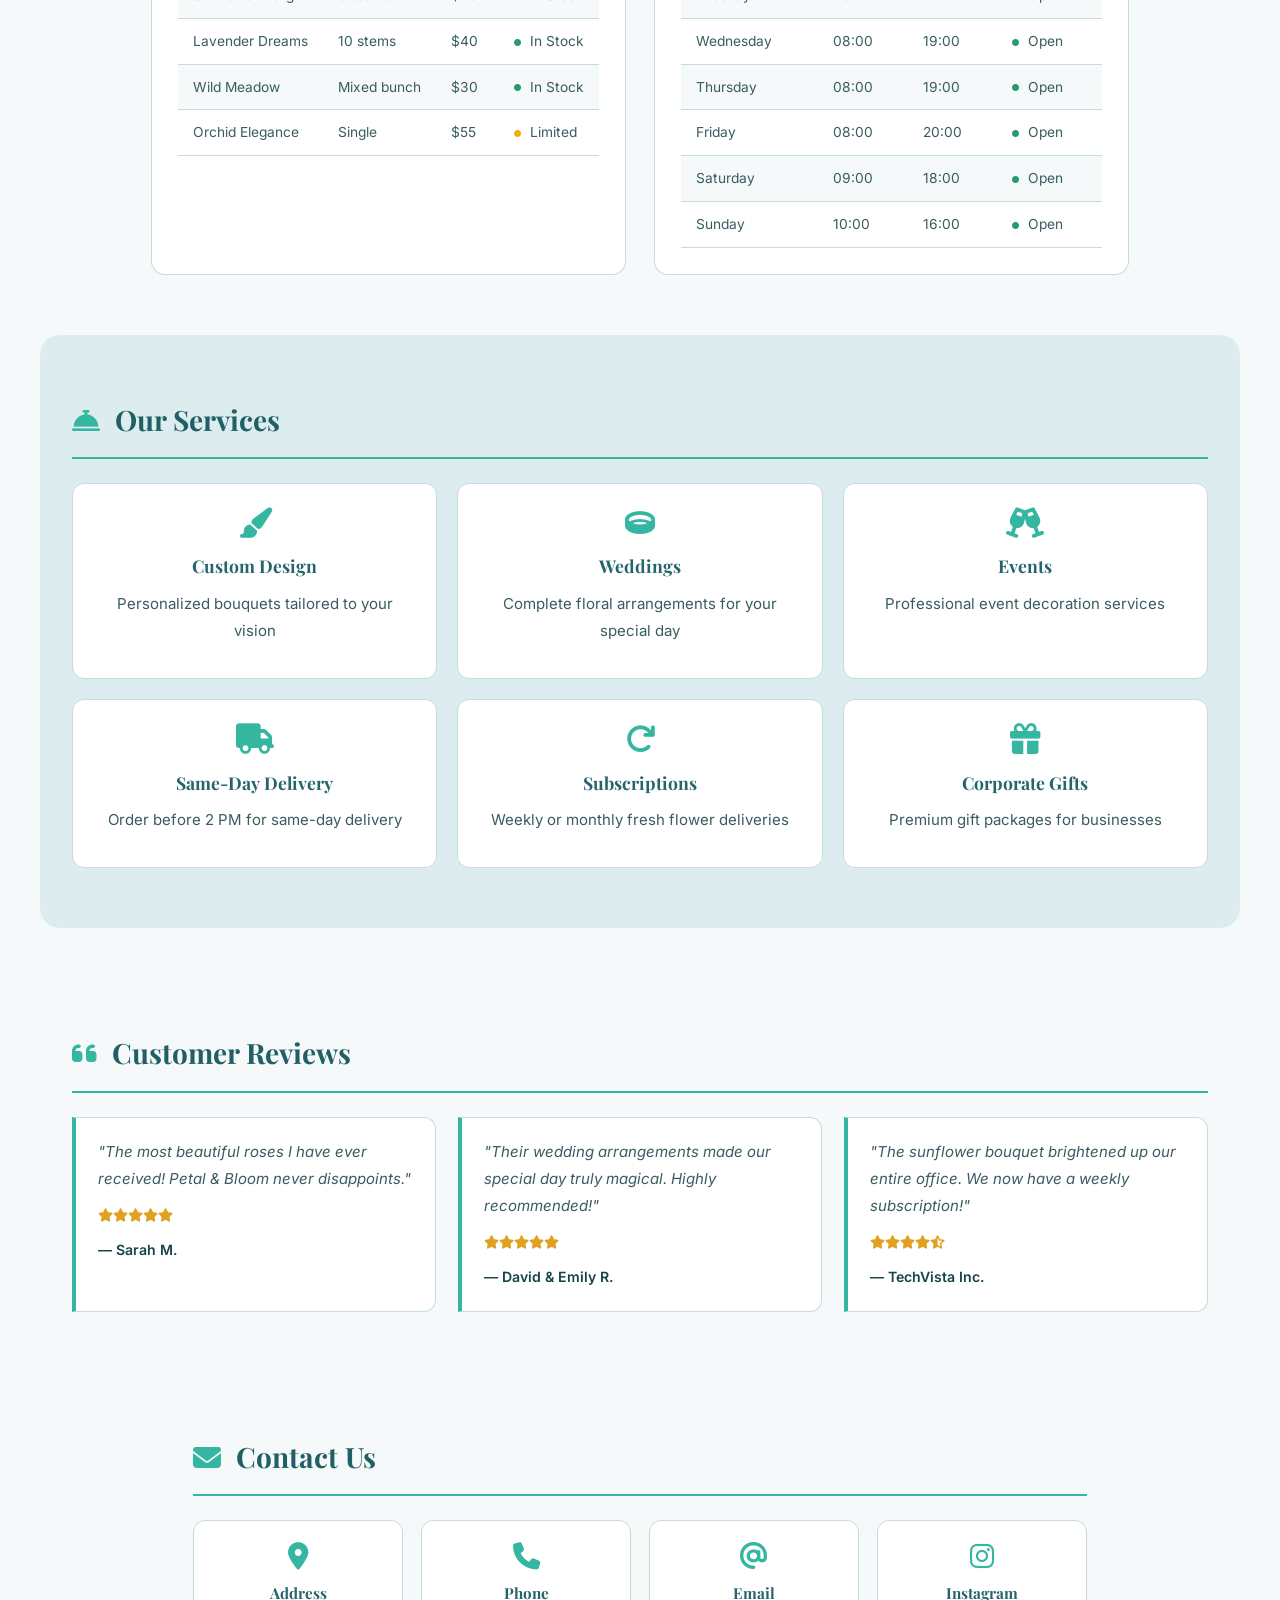
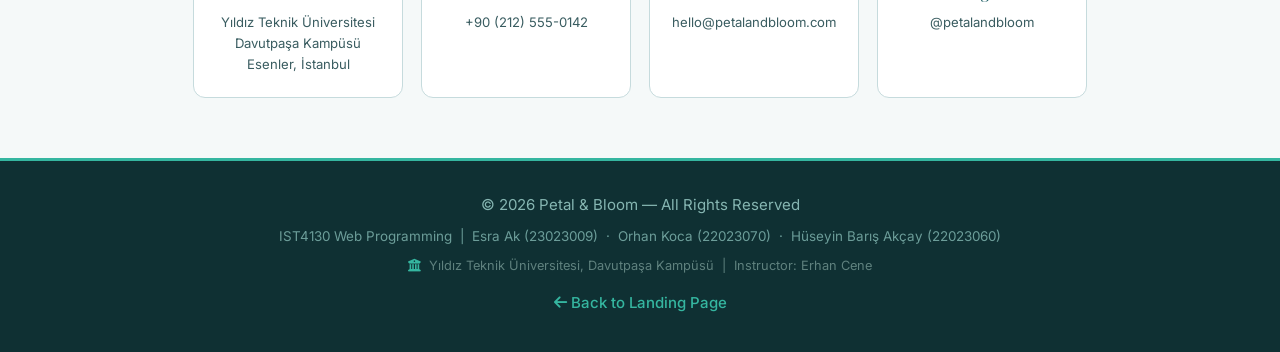
<file: stage5/index.html>
<!DOCTYPE html>
<html lang="en">
<head>
    <meta charset="UTF-8">
    <meta name="viewport" content="width=device-width, initial-scale=1.0">
    <title>Petal &amp; Bloom — Stage 5: Modern Layout</title>
    <meta name="description" content="Stage 5 — CSS Grid powered modern responsive layout.">
    <link rel="preconnect" href="https://fonts.googleapis.com">
    <link rel="preconnect" href="https://fonts.gstatic.com" crossorigin>
    <link href="https://fonts.googleapis.com/css2?family=Playfair+Display:ital,wght@0,400;0,600;0,700;1,400&family=Inter:wght@300;400;500;600&display=swap" rel="stylesheet">
    <link rel="stylesheet" href="https://cdnjs.cloudflare.com/ajax/libs/font-awesome/6.5.1/css/all.min.css">
    <link rel="stylesheet" href="style.css">
</head>
<body>
<div class="page-grid">

    <header class="site-header">
        <h1><i class="fas fa-seedling"></i> Petal &amp; Bloom</h1>
        <p class="tagline"><em>Where Every Petal Tells a Story</em></p>
        <nav class="main-nav">
            <a href="../index.html"><i class="fas fa-arrow-left"></i> Landing</a>
            <a href="#about"><i class="fas fa-info-circle"></i> About</a>
            <a href="#bouquets"><i class="fas fa-spa"></i> Bouquets</a>
            <a href="#hours"><i class="fas fa-clock"></i> Hours</a>
            <a href="#contact"><i class="fas fa-envelope"></i> Contact</a>
        </nav>
    </header>

    <!-- Hero -->
    <section id="hero" class="hero-section">
        <div class="hero-grid">
            <div class="hero-text">
                <h2>Welcome to<br>Petal &amp; Bloom</h2>
                <p>Your premier destination for handcrafted floral arrangements. We bring nature's beauty to your doorstep with fresh, locally sourced flowers for every occasion.</p>
                <a href="#bouquets" class="cta-btn"><i class="fas fa-spa"></i> Explore Bouquets</a>
            </div>
            <div class="hero-image">
                <img src="../images/hero.png" alt="Petal and Bloom flower shop">
            </div>
        </div>
    </section>

    <!-- About -->
    <section id="about" class="about-section">
        <h2><i class="fas fa-leaf"></i> About Us</h2>
        <div class="about-grid">
            <div class="about-text">
                <p>Founded in 2020, Petal &amp; Bloom has been serving the Istanbul community with passion, creativity, and an unwavering love for flowers. What started as a small corner shop near Yıldız Teknik Üniversitesi's Davutpaşa Campus has grown into one of the neighborhood's most beloved floral destinations.</p>
                <p>Our team of expert florists brings together years of experience in both traditional Turkish floral art and contemporary European design. We source our flowers fresh daily from local growers and the renowned Istanbul flower market, ensuring every arrangement is vibrant, fragrant, and long-lasting.</p>
                <p>At Petal &amp; Bloom, we believe that flowers are more than decoration — they are a language. A single rose can say "I love you." A bright sunflower can say "I'm thinking of you." We are here to help you find the right words, wrapped in petals.</p>
            </div>
            <div class="about-stats">
                <div class="stat"><span class="stat-number">5+</span><span class="stat-label">Years</span></div>
                <div class="stat"><span class="stat-number">10K+</span><span class="stat-label">Delivered</span></div>
                <div class="stat"><span class="stat-number">98%</span><span class="stat-label">Happy</span></div>
            </div>
        </div>
    </section>

    <!-- Bouquets -->
    <section id="bouquets" class="bouquets-section">
        <h2><i class="fas fa-spa"></i> Our Bouquets</h2>
        <p class="section-subtitle">Browse our handpicked collection of premium floral arrangements</p>
        <div class="products-grid">

            <div class="product-card">
                <div class="product-image"><img src="../images/roses.png" alt="Romantic Roses bouquet"></div>
                <div class="product-info">
                    <h3><i class="fas fa-heart"></i> Romantic Roses</h3>
                    <p>Red and soft pink roses in signature kraft paper. Perfect for expressing love and admiration.</p>
                    <span class="price"><i class="fas fa-tag"></i> $45.00</span>
                </div>
            </div>

            <div class="product-card">
                <div class="product-image"><img src="../images/sunflowers.png" alt="Sunflower Delight bouquet"></div>
                <div class="product-info">
                    <h3><i class="fas fa-sun"></i> Sunflower Delight</h3>
                    <p>Cheerful sunflowers with wax flowers and eucalyptus. A guaranteed mood lifter.</p>
                    <span class="price"><i class="fas fa-tag"></i> $35.00</span>
                </div>
            </div>

            <div class="product-card">
                <div class="product-image"><img src="../images/lavender.png" alt="Lavender Dreams bouquet"></div>
                <div class="product-info">
                    <h3><i class="fas fa-moon"></i> Lavender Dreams</h3>
                    <p>Purple roses and fresh lavender sprigs. A calming, aromatic arrangement.</p>
                    <span class="price"><i class="fas fa-tag"></i> $40.00</span>
                </div>
            </div>

            <div class="product-card">
                <div class="product-image"><img src="../images/wildflowers.png" alt="Wild Meadow bouquet"></div>
                <div class="product-info">
                    <h3><i class="fas fa-tree"></i> Wild Meadow</h3>
                    <p>Daisies, cornflowers and poppies in rustic kraft. Brings nature indoors.</p>
                    <span class="price"><i class="fas fa-tag"></i> $30.00</span>
                </div>
            </div>

            <div class="product-card">
                <div class="product-image"><img src="../images/orchid.png" alt="Orchid Elegance arrangement"></div>
                <div class="product-info">
                    <h3><i class="fas fa-gem"></i> Orchid Elegance</h3>
                    <p>Phalaenopsis orchids with lavender in kraft paper. A refined, long-lasting gift.</p>
                    <span class="price"><i class="fas fa-tag"></i> $55.00</span>
                </div>
            </div>

        </div>
    </section>

    <!-- Price List + Working Hours -->
    <section class="info-section">
        <div class="info-grid">

            <div class="info-block" id="prices">
                <h2><i class="fas fa-list"></i> Price List</h2>
                <table>
                    <thead>
                        <tr><th>Product</th><th>Size</th><th>Price</th><th>Status</th></tr>
                    </thead>
                    <tbody>
                        <tr><td>Romantic Roses</td><td>12 stems</td><td>$45</td><td><i class="fas fa-circle status-dot green"></i> In Stock</td></tr>
                        <tr><td>Sunflower Delight</td><td>8 stems</td><td>$35</td><td><i class="fas fa-circle status-dot green"></i> In Stock</td></tr>
                        <tr><td>Lavender Dreams</td><td>10 stems</td><td>$40</td><td><i class="fas fa-circle status-dot green"></i> In Stock</td></tr>
                        <tr><td>Wild Meadow</td><td>Mixed bunch</td><td>$30</td><td><i class="fas fa-circle status-dot green"></i> In Stock</td></tr>
                        <tr><td>Orchid Elegance</td><td>Single</td><td>$55</td><td><i class="fas fa-circle status-dot yellow"></i> Limited</td></tr>
                    </tbody>
                </table>
            </div>

            <div class="info-block" id="hours">
                <h2><i class="fas fa-clock"></i> Working Hours</h2>
                <table>
                    <thead>
                        <tr><th>Day</th><th>Open</th><th>Close</th><th>Status</th></tr>
                    </thead>
                    <tbody>
                        <tr><td>Monday</td><td>08:00</td><td>19:00</td><td><i class="fas fa-circle status-dot green"></i> Open</td></tr>
                        <tr><td>Tuesday</td><td>08:00</td><td>19:00</td><td><i class="fas fa-circle status-dot green"></i> Open</td></tr>
                        <tr><td>Wednesday</td><td>08:00</td><td>19:00</td><td><i class="fas fa-circle status-dot green"></i> Open</td></tr>
                        <tr><td>Thursday</td><td>08:00</td><td>19:00</td><td><i class="fas fa-circle status-dot green"></i> Open</td></tr>
                        <tr><td>Friday</td><td>08:00</td><td>20:00</td><td><i class="fas fa-circle status-dot green"></i> Open</td></tr>
                        <tr><td>Saturday</td><td>09:00</td><td>18:00</td><td><i class="fas fa-circle status-dot green"></i> Open</td></tr>
                        <tr><td>Sunday</td><td>10:00</td><td>16:00</td><td><i class="fas fa-circle status-dot green"></i> Open</td></tr>
                    </tbody>
                </table>
            </div>

        </div>
    </section>

    <!-- Services -->
    <section id="services" class="services-section">
        <h2><i class="fas fa-concierge-bell"></i> Our Services</h2>
        <div class="services-grid">
            <div class="service-item"><i class="fas fa-paint-brush"></i><h3>Custom Design</h3><p>Personalized bouquets tailored to your vision</p></div>
            <div class="service-item"><i class="fas fa-ring"></i><h3>Weddings</h3><p>Complete floral arrangements for your special day</p></div>
            <div class="service-item"><i class="fas fa-glass-cheers"></i><h3>Events</h3><p>Professional event decoration services</p></div>
            <div class="service-item"><i class="fas fa-truck"></i><h3>Same-Day Delivery</h3><p>Order before 2 PM for same-day delivery</p></div>
            <div class="service-item"><i class="fas fa-redo"></i><h3>Subscriptions</h3><p>Weekly or monthly fresh flower deliveries</p></div>
            <div class="service-item"><i class="fas fa-gift"></i><h3>Corporate Gifts</h3><p>Premium gift packages for businesses</p></div>
        </div>
    </section>

    <!-- Testimonials -->
    <section id="testimonials" class="testimonials-section">
        <h2><i class="fas fa-quote-left"></i> Customer Reviews</h2>
        <div class="testimonials-grid">
            <blockquote>
                <p>"The most beautiful roses I have ever received! Petal &amp; Bloom never disappoints."</p>
                <div class="stars"><i class="fas fa-star"></i><i class="fas fa-star"></i><i class="fas fa-star"></i><i class="fas fa-star"></i><i class="fas fa-star"></i></div>
                <cite>— Sarah M.</cite>
            </blockquote>
            <blockquote>
                <p>"Their wedding arrangements made our special day truly magical. Highly recommended!"</p>
                <div class="stars"><i class="fas fa-star"></i><i class="fas fa-star"></i><i class="fas fa-star"></i><i class="fas fa-star"></i><i class="fas fa-star"></i></div>
                <cite>— David &amp; Emily R.</cite>
            </blockquote>
            <blockquote>
                <p>"The sunflower bouquet brightened up our entire office. We now have a weekly subscription!"</p>
                <div class="stars"><i class="fas fa-star"></i><i class="fas fa-star"></i><i class="fas fa-star"></i><i class="fas fa-star"></i><i class="fas fa-star-half-alt"></i></div>
                <cite>— TechVista Inc.</cite>
            </blockquote>
        </div>
    </section>

    <!-- Contact -->
    <section id="contact" class="contact-section">
        <h2><i class="fas fa-envelope"></i> Contact Us</h2>
        <div class="contact-grid">
            <div class="contact-item"><i class="fas fa-map-marker-alt"></i><h3>Address</h3><p>Yıldız Teknik Üniversitesi<br>Davutpaşa Kampüsü<br>Esenler, İstanbul</p></div>
            <div class="contact-item"><i class="fas fa-phone"></i><h3>Phone</h3><p>+90 (212) 555-0142</p></div>
            <div class="contact-item"><i class="fas fa-at"></i><h3>Email</h3><p>hello@petalandbloom.com</p></div>
            <div class="contact-item"><i class="fab fa-instagram"></i><h3>Instagram</h3><p>@petalandbloom</p></div>
        </div>
    </section>

    <footer class="site-footer">
        <p>&copy; 2026 Petal &amp; Bloom — All Rights Reserved</p>
        <p class="footer-team">IST4130 Web Programming &nbsp;|&nbsp; Esra Ak (23023009) &nbsp;&middot;&nbsp; Orhan Koca (22023070) &nbsp;&middot;&nbsp; Hüseyin Barış Akçay (22023060)</p>
        <p class="footer-uni"><i class="fas fa-university"></i> Yıldız Teknik Üniversitesi, Davutpaşa Kampüsü &nbsp;|&nbsp; Instructor: Erhan Cene</p>
        <p style="margin-top:12px;"><a href="../index.html"><i class="fas fa-arrow-left"></i> Back to Landing Page</a></p>
    </footer>

</div>
</body>
</html>
</file>
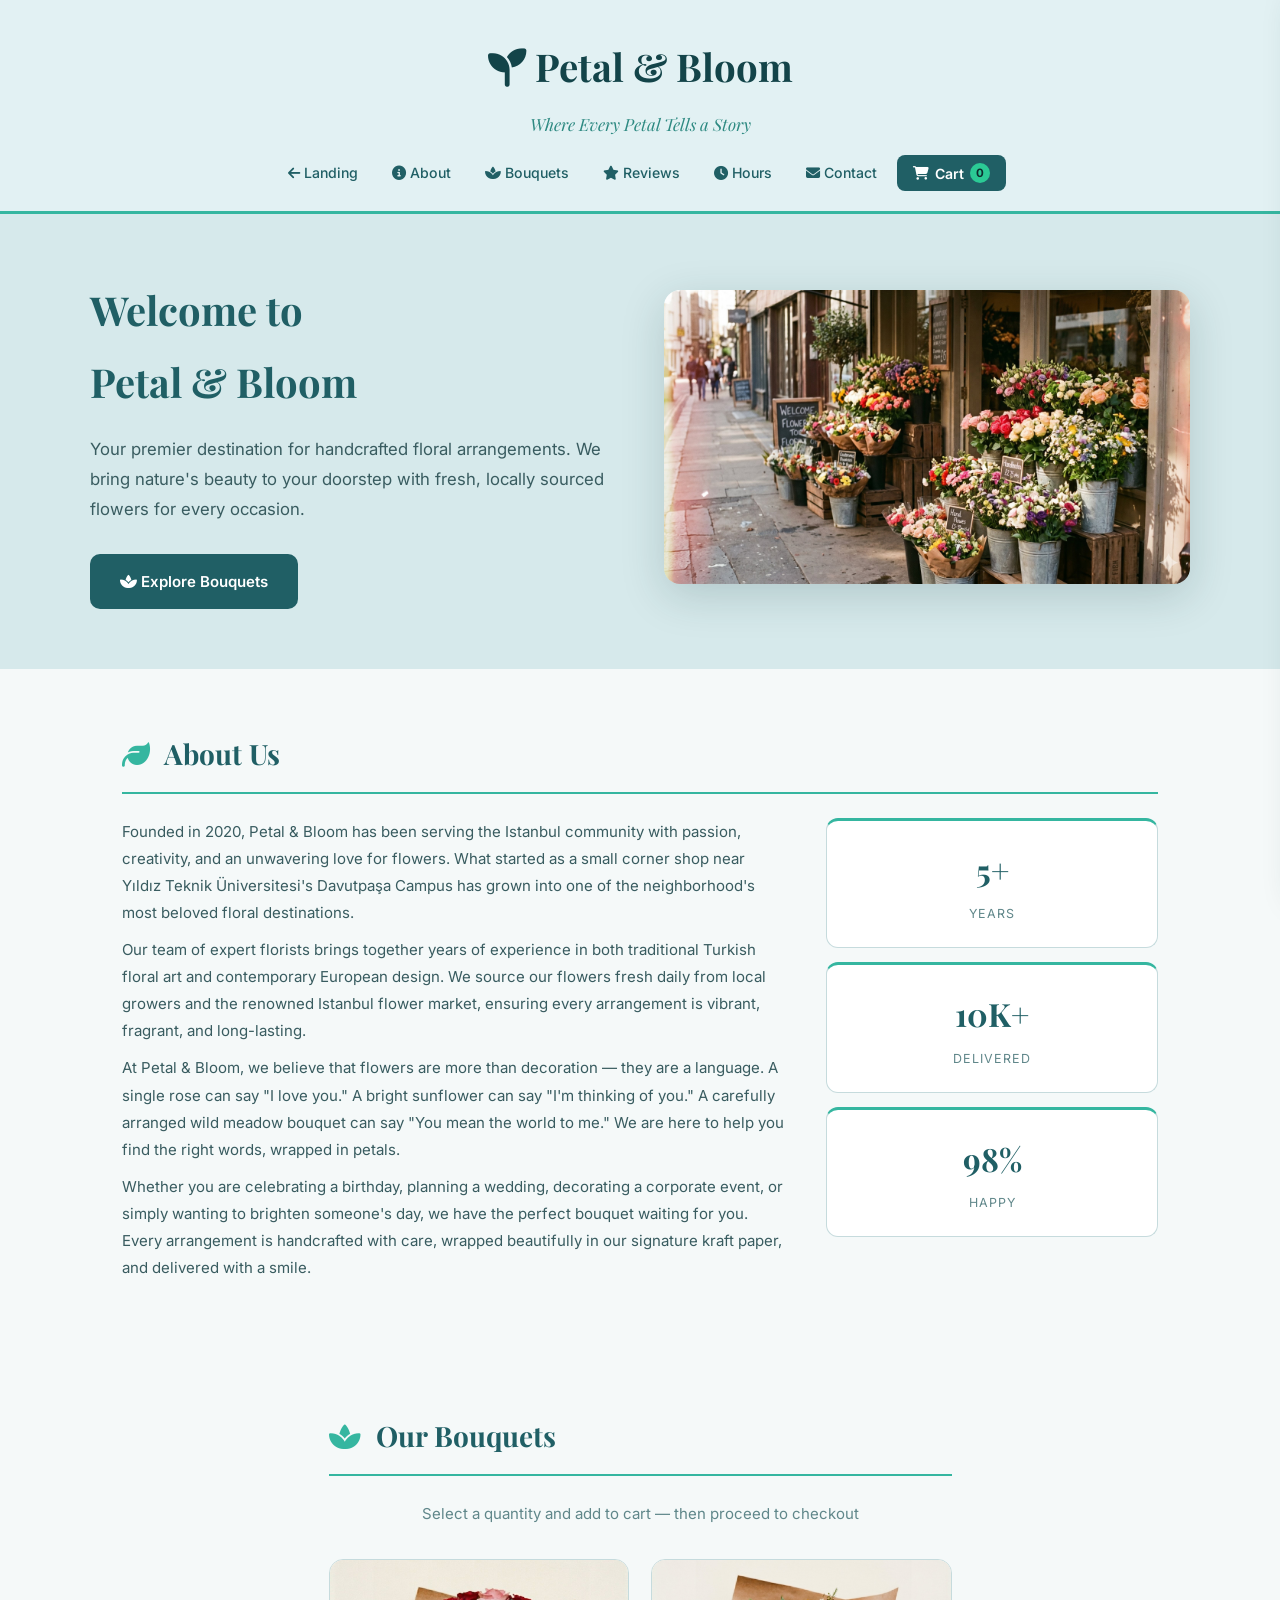
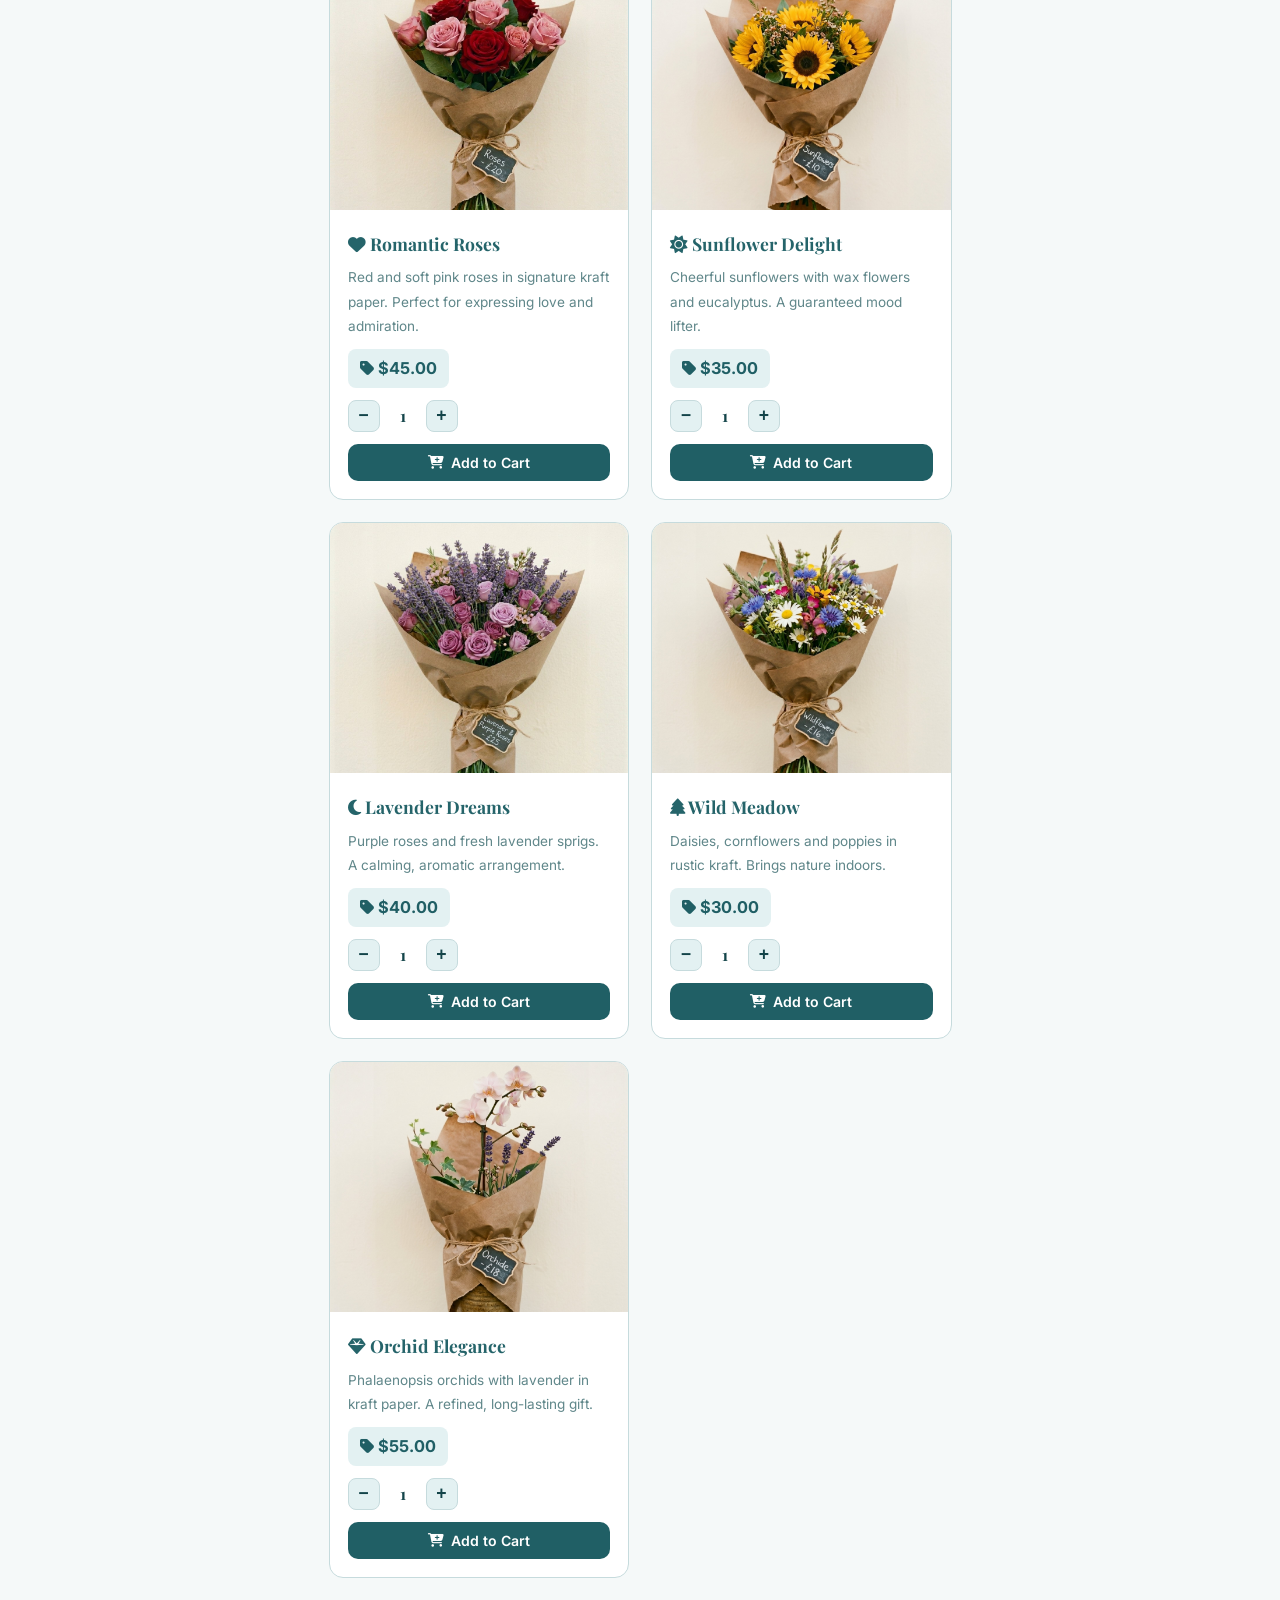
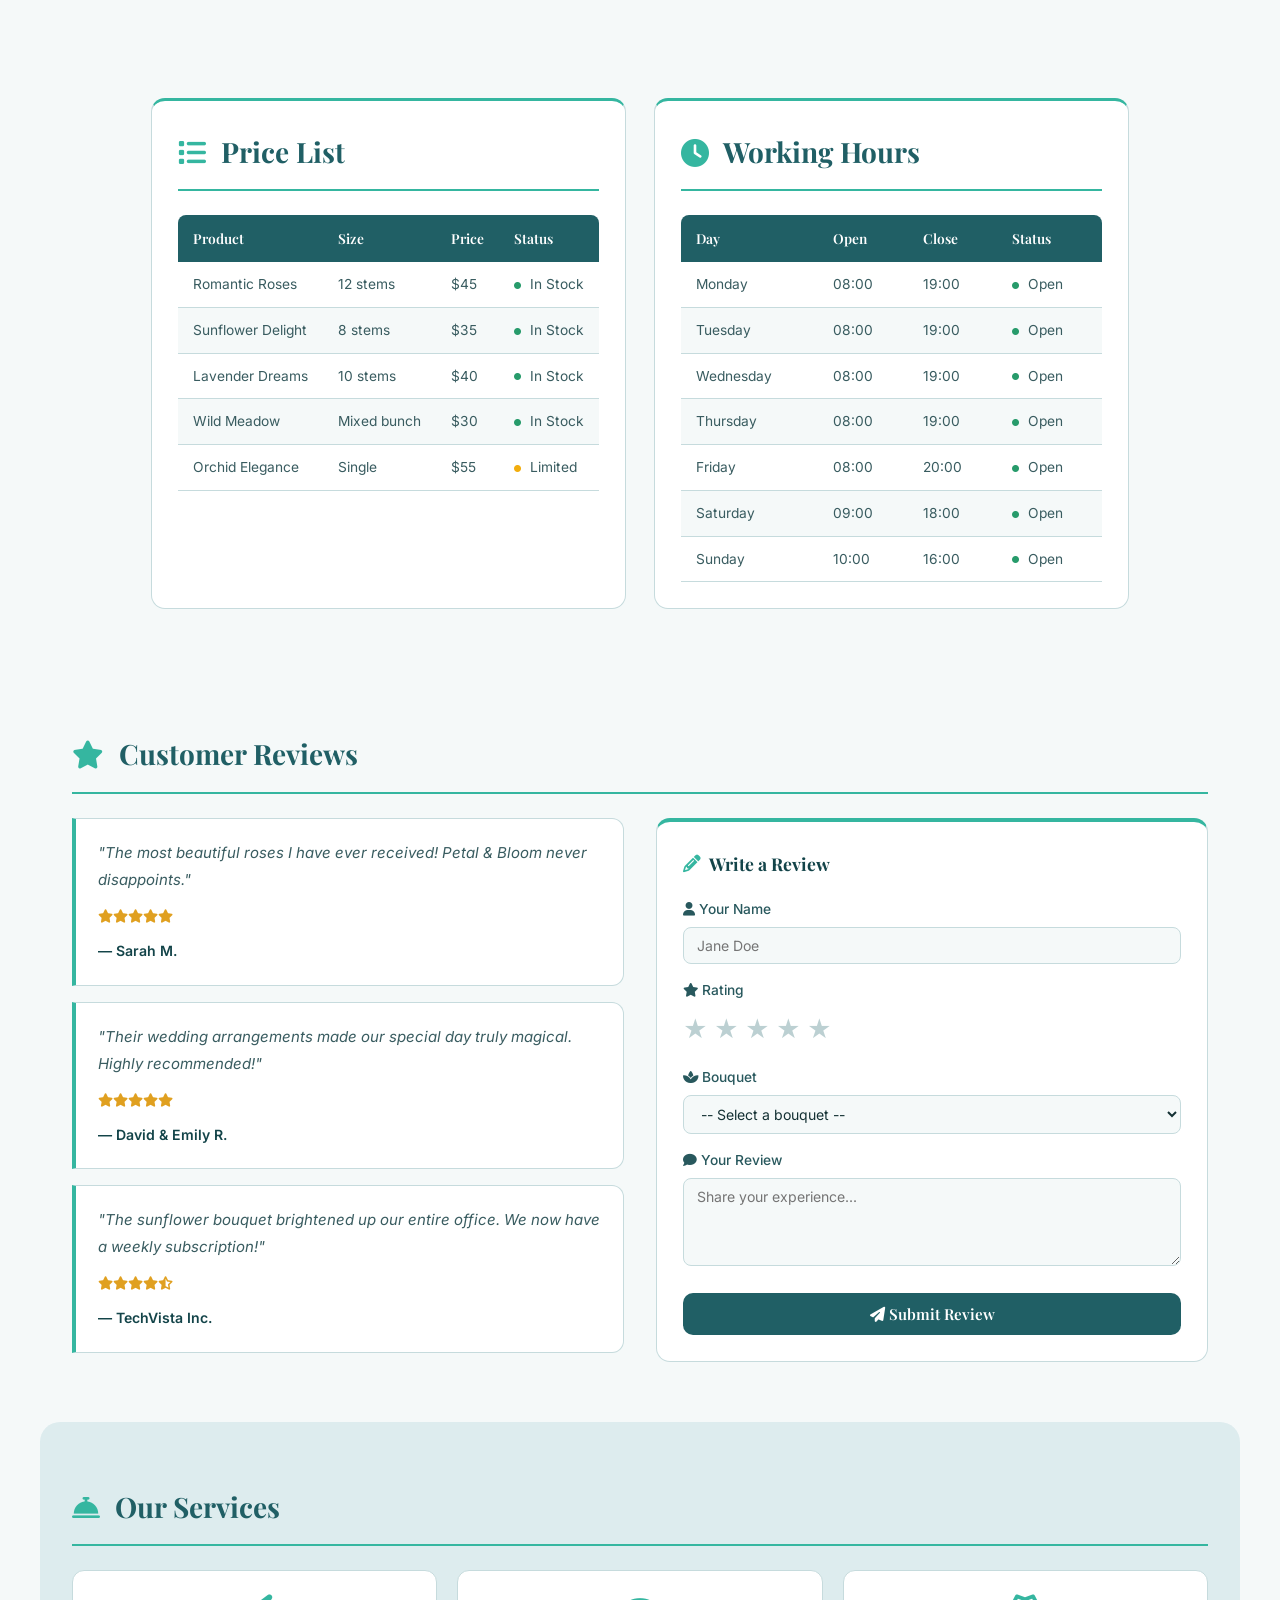
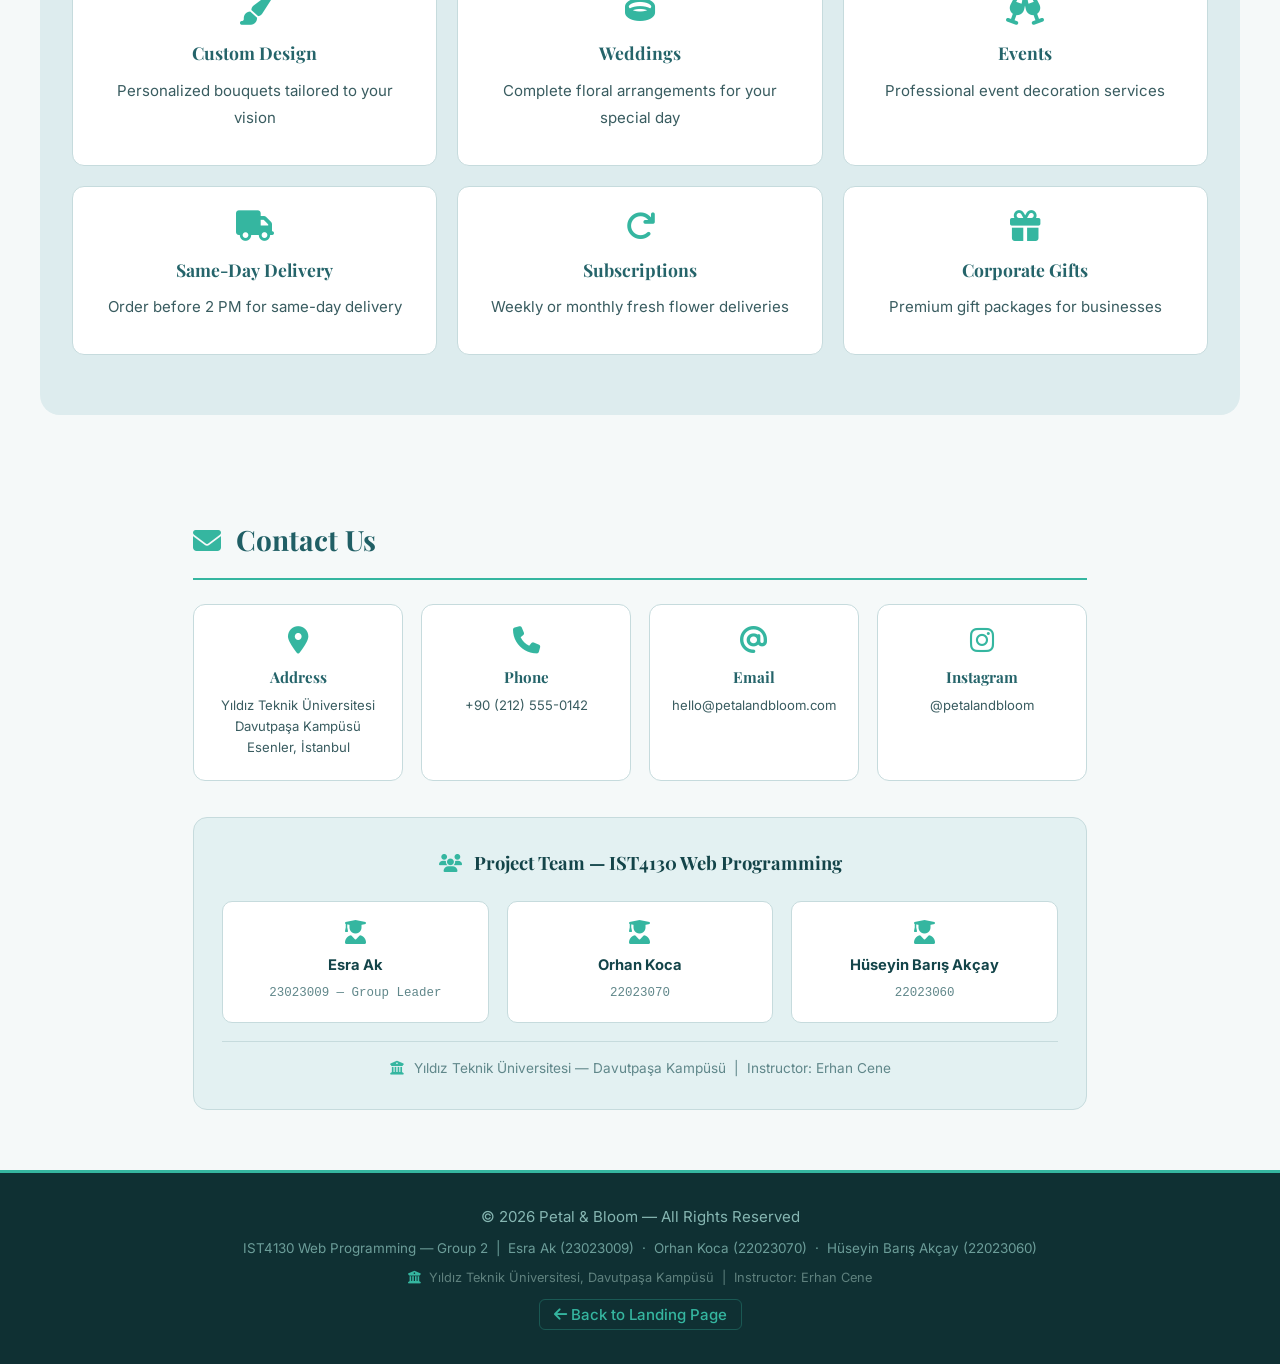
<file: stage6/index.html>
<!DOCTYPE html>
<html lang="en">
<head>
    <meta charset="UTF-8">
    <meta name="viewport" content="width=device-width, initial-scale=1.0">
    <title>Petal &amp; Bloom — Stage 6: Interaction &amp; Dynamism</title>
    <link rel="preconnect" href="https://fonts.googleapis.com">
    <link rel="preconnect" href="https://fonts.gstatic.com" crossorigin>
    <link href="https://fonts.googleapis.com/css2?family=Playfair+Display:ital,wght@0,400;0,600;0,700;1,400&family=Inter:wght@300;400;500;600&display=swap" rel="stylesheet">
    <link rel="stylesheet" href="https://cdnjs.cloudflare.com/ajax/libs/font-awesome/6.5.1/css/all.min.css">
    <link rel="stylesheet" href="style.css">
</head>
<body>

<!-- ── Cart Overlay ── -->
<div id="cart-overlay"></div>

<!-- ── Cart Sidebar ── -->
<div id="cart-sidebar">
    <div class="cart-header">
        <h3><i class="fas fa-shopping-basket"></i> Your Cart</h3>
        <button id="cart-close"><i class="fas fa-times"></i></button>
    </div>
    <div id="cart-items">
        <p class="cart-empty"><i class="fas fa-shopping-basket"></i>Your cart is empty</p>
    </div>
    <div class="cart-footer">
        <div class="cart-total-row">
            <span>Total:</span>
            <span id="cart-total-price">$0.00</span>
        </div>
        <button id="clear-cart-btn"><i class="fas fa-trash"></i> Clear Cart</button>
        <button id="checkout-btn"><i class="fas fa-credit-card"></i> Proceed to Checkout</button>
    </div>
</div>

<!-- ── Checkout Modal ── -->
<div id="checkout-modal">
    <div class="modal-box">
        <div class="modal-header">
            <h2><i class="fas fa-shopping-bag"></i> Complete Your Order</h2>
            <button id="modal-close"><i class="fas fa-times"></i></button>
        </div>
        <div class="modal-body">
            <!-- Cart summary shown inside modal -->
            <div class="modal-cart-summary" id="modal-cart-summary">
                <h3><i class="fas fa-list"></i> Order Summary</h3>
                <div id="summary-items"></div>
                <div class="summary-total">
                    <span>Total:</span>
                    <span id="summary-total-amount">$0.00</span>
                </div>
            </div>
            <!-- Checkout form -->
            <form id="checkout-form" novalidate>
                <div class="modal-form-grid">
                    <div class="modal-form-group">
                        <label for="co-name"><i class="fas fa-user"></i> Full Name</label>
                        <input type="text" id="co-name" name="full-name" required minlength="2" maxlength="50" placeholder="John Doe">
                    </div>
                    <div class="modal-form-group">
                        <label for="co-email"><i class="fas fa-envelope"></i> Email</label>
                        <input type="email" id="co-email" name="email" required placeholder="john@example.com">
                    </div>
                    <div class="modal-form-group">
                        <label for="co-phone"><i class="fas fa-phone"></i> Phone</label>
                        <input type="tel" id="co-phone" name="phone" placeholder="+90 (555) 123-4567">
                    </div>
                    <div class="modal-form-group">
                        <label for="co-date"><i class="fas fa-truck"></i> Delivery Date</label>
                        <input type="date" id="co-date" name="delivery-date">
                    </div>
                    <div class="modal-form-group full">
                        <label for="co-address"><i class="fas fa-map-marker-alt"></i> Delivery Address</label>
                        <input type="text" id="co-address" name="address" required placeholder="Street, District, City">
                    </div>
                    <div class="modal-form-group full">
                        <label for="co-occasion"><i class="fas fa-calendar-alt"></i> Occasion</label>
                        <select id="co-occasion" name="occasion">
                            <option value="birthday">Birthday</option>
                            <option value="wedding">Wedding</option>
                            <option value="anniversary">Anniversary</option>
                            <option value="sympathy">Sympathy</option>
                            <option value="just-because">Just Because</option>
                            <option value="other">Other</option>
                        </select>
                    </div>
                    <div class="modal-form-group full">
                        <label for="co-message"><i class="fas fa-pencil-alt"></i> Card Message (optional)</label>
                        <textarea id="co-message" name="message" rows="3" maxlength="250" placeholder="Write a personal message for the card..."></textarea>
                    </div>
                    <div class="modal-form-group full">
                        <label style="display:flex;align-items:center;gap:8px;font-weight:400;">
                            <input type="checkbox" id="co-newsletter" name="newsletter" value="yes" style="width:16px;height:16px;accent-color:#1a6370;">
                            <i class="fas fa-bell" style="color:#1e8a9a;"></i> Subscribe to our newsletter for weekly deals
                        </label>
                    </div>
                    <button type="submit" class="modal-submit-btn"><i class="fas fa-paper-plane"></i> Place Order</button>
                </div>
            </form>
        </div>
    </div>
</div>

<!-- ── Toast ── -->
<div id="toast"></div>

<!-- ── Page ── -->
<div class="page-grid">

    <header class="site-header">
        <div class="header-content">
            <h1><i class="fas fa-seedling"></i> Petal &amp; Bloom</h1>
            <p class="tagline"><em>Where Every Petal Tells a Story</em></p>
            <nav class="main-nav">
                <a href="../index.html"><i class="fas fa-arrow-left"></i> Landing</a>
                <a href="#about"><i class="fas fa-info-circle"></i> About</a>
                <a href="#bouquets"><i class="fas fa-spa"></i> Bouquets</a>
                <a href="#reviews"><i class="fas fa-star"></i> Reviews</a>
                <a href="#hours"><i class="fas fa-clock"></i> Hours</a>
                <a href="#contact"><i class="fas fa-envelope"></i> Contact</a>
                <button id="cart-toggle" class="cart-toggle-btn">
                    <i class="fas fa-shopping-cart"></i> Cart
                    <span id="cart-count">0</span>
                </button>
            </nav>
        </div>
    </header>

    <!-- Hero -->
    <section id="hero" class="hero-section">
        <div class="hero-grid">
            <div class="hero-text">
                <h2>Welcome to<br>Petal &amp; Bloom</h2>
                <p>Your premier destination for handcrafted floral arrangements. We bring nature's beauty to your doorstep with fresh, locally sourced flowers for every occasion.</p>
                <a href="#bouquets" class="cta-btn"><i class="fas fa-spa"></i> Explore Bouquets</a>
            </div>
            <div class="hero-image">
                <img src="../images/hero.png" alt="Petal and Bloom flower shop">
            </div>
        </div>
    </section>

    <!-- About -->
    <section id="about" class="about-section">
        <h2><i class="fas fa-leaf"></i> About Us</h2>
        <div class="about-grid">
            <div class="about-text">
                <p>Founded in 2020, Petal &amp; Bloom has been serving the Istanbul community with passion, creativity, and an unwavering love for flowers. What started as a small corner shop near Yıldız Teknik Üniversitesi's Davutpaşa Campus has grown into one of the neighborhood's most beloved floral destinations.</p>
                <p>Our team of expert florists brings together years of experience in both traditional Turkish floral art and contemporary European design. We source our flowers fresh daily from local growers and the renowned Istanbul flower market, ensuring every arrangement is vibrant, fragrant, and long-lasting.</p>
                <p>At Petal &amp; Bloom, we believe that flowers are more than decoration — they are a language. A single rose can say "I love you." A bright sunflower can say "I'm thinking of you." A carefully arranged wild meadow bouquet can say "You mean the world to me." We are here to help you find the right words, wrapped in petals.</p>
                <p>Whether you are celebrating a birthday, planning a wedding, decorating a corporate event, or simply wanting to brighten someone's day, we have the perfect bouquet waiting for you. Every arrangement is handcrafted with care, wrapped beautifully in our signature kraft paper, and delivered with a smile.</p>
            </div>
            <div class="about-stats">
                <div class="stat"><span class="stat-number">5+</span><span class="stat-label">Years</span></div>
                <div class="stat"><span class="stat-number">10K+</span><span class="stat-label">Delivered</span></div>
                <div class="stat"><span class="stat-number">98%</span><span class="stat-label">Happy</span></div>
            </div>
        </div>
    </section>

    <!-- Bouquets -->
    <section id="bouquets" class="bouquets-section">
        <h2><i class="fas fa-spa"></i> Our Bouquets</h2>
        <p class="section-subtitle">Select a quantity and add to cart — then proceed to checkout</p>
        <div class="products-grid">

            <div class="product-card" data-name="Romantic Roses" data-price="45">
                <div class="product-image"><img src="../images/roses.png" alt="Romantic Roses bouquet"></div>
                <div class="product-info">
                    <h3><i class="fas fa-heart"></i> Romantic Roses</h3>
                    <p>Red and soft pink roses in signature kraft paper. Perfect for expressing love and admiration.</p>
                    <span class="price"><i class="fas fa-tag"></i> $45.00</span>
                    <div class="product-qty-controls">
                        <button class="qty-btn-product" data-action="minus">−</button>
                        <span class="qty-display-product">1</span>
                        <button class="qty-btn-product" data-action="plus">+</button>
                    </div>
                    <button class="add-to-cart-btn"><i class="fas fa-cart-plus"></i> Add to Cart</button>
                </div>
            </div>

            <div class="product-card" data-name="Sunflower Delight" data-price="35">
                <div class="product-image"><img src="../images/sunflowers.png" alt="Sunflower bouquet"></div>
                <div class="product-info">
                    <h3><i class="fas fa-sun"></i> Sunflower Delight</h3>
                    <p>Cheerful sunflowers with wax flowers and eucalyptus. A guaranteed mood lifter.</p>
                    <span class="price"><i class="fas fa-tag"></i> $35.00</span>
                    <div class="product-qty-controls">
                        <button class="qty-btn-product" data-action="minus">−</button>
                        <span class="qty-display-product">1</span>
                        <button class="qty-btn-product" data-action="plus">+</button>
                    </div>
                    <button class="add-to-cart-btn"><i class="fas fa-cart-plus"></i> Add to Cart</button>
                </div>
            </div>

            <div class="product-card" data-name="Lavender Dreams" data-price="40">
                <div class="product-image"><img src="../images/lavender.png" alt="Lavender bouquet"></div>
                <div class="product-info">
                    <h3><i class="fas fa-moon"></i> Lavender Dreams</h3>
                    <p>Purple roses and fresh lavender sprigs. A calming, aromatic arrangement.</p>
                    <span class="price"><i class="fas fa-tag"></i> $40.00</span>
                    <div class="product-qty-controls">
                        <button class="qty-btn-product" data-action="minus">−</button>
                        <span class="qty-display-product">1</span>
                        <button class="qty-btn-product" data-action="plus">+</button>
                    </div>
                    <button class="add-to-cart-btn"><i class="fas fa-cart-plus"></i> Add to Cart</button>
                </div>
            </div>

            <div class="product-card" data-name="Wild Meadow" data-price="30">
                <div class="product-image"><img src="../images/wildflowers.png" alt="Wildflower bouquet"></div>
                <div class="product-info">
                    <h3><i class="fas fa-tree"></i> Wild Meadow</h3>
                    <p>Daisies, cornflowers and poppies in rustic kraft. Brings nature indoors.</p>
                    <span class="price"><i class="fas fa-tag"></i> $30.00</span>
                    <div class="product-qty-controls">
                        <button class="qty-btn-product" data-action="minus">−</button>
                        <span class="qty-display-product">1</span>
                        <button class="qty-btn-product" data-action="plus">+</button>
                    </div>
                    <button class="add-to-cart-btn"><i class="fas fa-cart-plus"></i> Add to Cart</button>
                </div>
            </div>

            <div class="product-card" data-name="Orchid Elegance" data-price="55">
                <div class="product-image"><img src="../images/orchid.png" alt="Orchid arrangement"></div>
                <div class="product-info">
                    <h3><i class="fas fa-gem"></i> Orchid Elegance</h3>
                    <p>Phalaenopsis orchids with lavender in kraft paper. A refined, long-lasting gift.</p>
                    <span class="price"><i class="fas fa-tag"></i> $55.00</span>
                    <div class="product-qty-controls">
                        <button class="qty-btn-product" data-action="minus">−</button>
                        <span class="qty-display-product">1</span>
                        <button class="qty-btn-product" data-action="plus">+</button>
                    </div>
                    <button class="add-to-cart-btn"><i class="fas fa-cart-plus"></i> Add to Cart</button>
                </div>
            </div>

        </div>
    </section>

    <!-- Info: Price List + Hours -->
    <section class="info-section">
        <div class="info-grid">
            <div class="info-block" id="prices">
                <h2><i class="fas fa-list"></i> Price List</h2>
                <table><thead><tr><th>Product</th><th>Size</th><th>Price</th><th>Status</th></tr></thead>
                <tbody>
                    <tr><td>Romantic Roses</td><td>12 stems</td><td>$45</td><td><i class="fas fa-circle status-dot green"></i> In Stock</td></tr>
                    <tr><td>Sunflower Delight</td><td>8 stems</td><td>$35</td><td><i class="fas fa-circle status-dot green"></i> In Stock</td></tr>
                    <tr><td>Lavender Dreams</td><td>10 stems</td><td>$40</td><td><i class="fas fa-circle status-dot green"></i> In Stock</td></tr>
                    <tr><td>Wild Meadow</td><td>Mixed bunch</td><td>$30</td><td><i class="fas fa-circle status-dot green"></i> In Stock</td></tr>
                    <tr><td>Orchid Elegance</td><td>Single</td><td>$55</td><td><i class="fas fa-circle status-dot yellow"></i> Limited</td></tr>
                </tbody></table>
            </div>
            <div class="info-block" id="hours">
                <h2><i class="fas fa-clock"></i> Working Hours</h2>
                <table><thead><tr><th>Day</th><th>Open</th><th>Close</th><th>Status</th></tr></thead>
                <tbody>
                    <tr><td>Monday</td><td>08:00</td><td>19:00</td><td><i class="fas fa-circle status-dot green"></i> Open</td></tr>
                    <tr><td>Tuesday</td><td>08:00</td><td>19:00</td><td><i class="fas fa-circle status-dot green"></i> Open</td></tr>
                    <tr><td>Wednesday</td><td>08:00</td><td>19:00</td><td><i class="fas fa-circle status-dot green"></i> Open</td></tr>
                    <tr><td>Thursday</td><td>08:00</td><td>19:00</td><td><i class="fas fa-circle status-dot green"></i> Open</td></tr>
                    <tr><td>Friday</td><td>08:00</td><td>20:00</td><td><i class="fas fa-circle status-dot green"></i> Open</td></tr>
                    <tr><td>Saturday</td><td>09:00</td><td>18:00</td><td><i class="fas fa-circle status-dot green"></i> Open</td></tr>
                    <tr><td>Sunday</td><td>10:00</td><td>16:00</td><td><i class="fas fa-circle status-dot green"></i> Open</td></tr>
                </tbody></table>
            </div>
        </div>
    </section>

    <!-- Reviews -->
    <section id="reviews" class="reviews-section">
        <h2><i class="fas fa-star"></i> Customer Reviews</h2>
        <div class="reviews-grid">

            <!-- Existing reviews list — new ones added here by JS -->
            <div id="reviews-list" class="reviews-list">
                <blockquote>
                    <p>"The most beautiful roses I have ever received! Petal &amp; Bloom never disappoints."</p>
                    <div class="stars"><i class="fas fa-star"></i><i class="fas fa-star"></i><i class="fas fa-star"></i><i class="fas fa-star"></i><i class="fas fa-star"></i></div>
                    <cite>— Sarah M.</cite>
                </blockquote>
                <blockquote>
                    <p>"Their wedding arrangements made our special day truly magical. Highly recommended!"</p>
                    <div class="stars"><i class="fas fa-star"></i><i class="fas fa-star"></i><i class="fas fa-star"></i><i class="fas fa-star"></i><i class="fas fa-star"></i></div>
                    <cite>— David &amp; Emily R.</cite>
                </blockquote>
                <blockquote>
                    <p>"The sunflower bouquet brightened up our entire office. We now have a weekly subscription!"</p>
                    <div class="stars"><i class="fas fa-star"></i><i class="fas fa-star"></i><i class="fas fa-star"></i><i class="fas fa-star"></i><i class="fas fa-star-half-alt"></i></div>
                    <cite>— TechVista Inc.</cite>
                </blockquote>
            </div>

            <!-- Write a review form -->
            <div class="review-form-card">
                <h3><i class="fas fa-pencil-alt"></i> Write a Review</h3>

                <div class="review-field">
                    <label for="review-name"><i class="fas fa-user"></i> Your Name</label>
                    <input type="text" id="review-name" placeholder="Jane Doe" maxlength="50">
                </div>

                <div class="review-field">
                    <label><i class="fas fa-star"></i> Rating</label>
                    <div class="star-rating" id="star-rating">
                        <input type="radio" id="s5" name="rating" value="5"><label for="s5" title="5 stars">&#9733;</label>
                        <input type="radio" id="s4" name="rating" value="4"><label for="s4" title="4 stars">&#9733;</label>
                        <input type="radio" id="s3" name="rating" value="3"><label for="s3" title="3 stars">&#9733;</label>
                        <input type="radio" id="s2" name="rating" value="2"><label for="s2" title="2 stars">&#9733;</label>
                        <input type="radio" id="s1" name="rating" value="1"><label for="s1" title="1 star">&#9733;</label>
                    </div>
                </div>

                <div class="review-field">
                    <label for="review-product"><i class="fas fa-spa"></i> Bouquet</label>
                    <select id="review-product">
                        <option value="">-- Select a bouquet --</option>
                        <option value="Romantic Roses">Romantic Roses</option>
                        <option value="Sunflower Delight">Sunflower Delight</option>
                        <option value="Lavender Dreams">Lavender Dreams</option>
                        <option value="Wild Meadow">Wild Meadow</option>
                        <option value="Orchid Elegance">Orchid Elegance</option>
                    </select>
                </div>

                <div class="review-field">
                    <label for="review-text"><i class="fas fa-comment"></i> Your Review</label>
                    <textarea id="review-text" rows="4" maxlength="300" placeholder="Share your experience..."></textarea>
                </div>

                <button id="submit-review-btn" class="submit-review-btn">
                    <i class="fas fa-paper-plane"></i> Submit Review
                </button>
            </div>
        </div>
    </section>

    <!-- Services -->
    <section id="services" class="services-section">
        <h2><i class="fas fa-concierge-bell"></i> Our Services</h2>
        <div class="services-grid">
            <div class="service-item"><i class="fas fa-paint-brush"></i><h3>Custom Design</h3><p>Personalized bouquets tailored to your vision</p></div>
            <div class="service-item"><i class="fas fa-ring"></i><h3>Weddings</h3><p>Complete floral arrangements for your special day</p></div>
            <div class="service-item"><i class="fas fa-glass-cheers"></i><h3>Events</h3><p>Professional event decoration services</p></div>
            <div class="service-item"><i class="fas fa-truck"></i><h3>Same-Day Delivery</h3><p>Order before 2 PM for same-day delivery</p></div>
            <div class="service-item"><i class="fas fa-redo"></i><h3>Subscriptions</h3><p>Weekly or monthly fresh flower deliveries</p></div>
            <div class="service-item"><i class="fas fa-gift"></i><h3>Corporate Gifts</h3><p>Premium gift packages for businesses</p></div>
        </div>
    </section>

    <!-- Contact -->
    <section id="contact" class="contact-section">
        <h2><i class="fas fa-envelope"></i> Contact Us</h2>
        <div class="contact-grid">
            <div class="contact-item"><i class="fas fa-map-marker-alt"></i><h3>Address</h3><p>Yıldız Teknik Üniversitesi<br>Davutpaşa Kampüsü<br>Esenler, İstanbul</p></div>
            <div class="contact-item"><i class="fas fa-phone"></i><h3>Phone</h3><p>+90 (212) 555-0142</p></div>
            <div class="contact-item"><i class="fas fa-at"></i><h3>Email</h3><p>hello@petalandbloom.com</p></div>
            <div class="contact-item"><i class="fab fa-instagram"></i><h3>Instagram</h3><p>@petalandbloom</p></div>
        </div>
        <div class="team-info">
            <h3><i class="fas fa-users"></i> Project Team — IST4130 Web Programming</h3>
            <div class="team-grid">
                <div class="team-member"><i class="fas fa-user-graduate"></i><p><strong>Esra Ak</strong></p><p class="student-id">23023009 — Group Leader</p></div>
                <div class="team-member"><i class="fas fa-user-graduate"></i><p><strong>Orhan Koca</strong></p><p class="student-id">22023070</p></div>
                <div class="team-member"><i class="fas fa-user-graduate"></i><p><strong>Hüseyin Barış Akçay</strong></p><p class="student-id">22023060</p></div>
            </div>
            <p class="university-info"><i class="fas fa-university"></i> Yıldız Teknik Üniversitesi — Davutpaşa Kampüsü &nbsp;|&nbsp; Instructor: Erhan Cene</p>
        </div>
    </section>

    <footer class="site-footer">
        <p>&copy; 2026 Petal &amp; Bloom — All Rights Reserved</p>
        <p class="footer-team">IST4130 Web Programming — Group 2 &nbsp;|&nbsp; Esra Ak (23023009) &nbsp;&middot;&nbsp; Orhan Koca (22023070) &nbsp;&middot;&nbsp; Hüseyin Barış Akçay (22023060)</p>
        <p class="footer-uni"><i class="fas fa-university"></i> Yıldız Teknik Üniversitesi, Davutpaşa Kampüsü &nbsp;|&nbsp; Instructor: Erhan Cene</p>
        <p style="margin-top:12px;"><a href="../index.html"><i class="fas fa-arrow-left"></i> Back to Landing Page</a></p>
    </footer>

</div>

<script src="script.js"></script>
</body>
</html>
</file>
<file: stage5/style.css>
/* =============================================
   STAGE 5 — Modern Layout (CSS Grid)
   ✅ grid-template-rows, grid-column, grid-row
   ✅ grid-area, minmax(), span, fr units
   ✅ Flexbox for nav alignment
   ✅ Sticky header
   ✅ HSL / HSLA / RGB / HEX color formats
   ============================================= */

*, *::before, *::after { margin: 0; padding: 0; box-sizing: border-box; }

:root {
    --teal-dark:   hsl(185, 58%, 18%);
    --teal-mid:    hsl(185, 52%, 26%);
    --teal-base:   hsl(175, 50%, 36%);
    --teal-light:  hsl(170, 55%, 46%);
    --teal-pale:   hsl(185, 35%, 92%);
    --teal-bg:     hsl(185, 28%, 97%);
    --teal-border: hsl(185, 25%, 82%);
    --text-dark:   hsl(185, 45%, 14%);
    --text-mid:    hsl(185, 25%, 30%);
    --text-soft:   hsl(185, 18%, 46%);
}

body {
    font-family: 'Inter', sans-serif;
    background-color: var(--teal-bg);
    color: var(--text-dark);
    line-height: 1.8;
}

/* Page Grid — grid-template-rows for overall structure */
.page-grid {
    display: grid;
    grid-template-columns: 1fr;
    grid-template-rows: auto auto 1fr auto;
    min-height: 100vh;
}

/* Typography */
h1, h2, h3 { font-family: 'Playfair Display', serif; color: var(--teal-dark); }
h1 { font-size: 2.4rem; text-align: center; color: var(--teal-dark); margin-bottom: 8px; }
h2 { font-size: 1.75rem; color: var(--teal-mid); border-bottom: 2px solid var(--teal-light); padding-bottom: 12px; margin-bottom: 24px; }
h3 { font-size: 1.1rem; color: hsl(185, 48%, 28%); margin-bottom: 8px; }
p  { font-size: 0.94rem; color: var(--text-mid); margin-bottom: 10px; }
em { font-family: 'Playfair Display', serif; color: var(--teal-base); font-size: 1.05rem; }
strong { color: var(--teal-dark); }
a { color: var(--teal-base); text-decoration: none; font-weight: 500; transition: color 0.3s; }
a:hover { color: var(--teal-light); }
h2 i { color: var(--teal-light); margin-right: 8px; }

/* Header — sticky */
.site-header {
    background-color: hsla(185, 40%, 92%, 0.98);
    text-align: center;
    padding: 32px 24px 18px;
    border-bottom: 3px solid var(--teal-light);
    position: sticky;
    top: 0;
    z-index: 100;
}

/* Nav — Flexbox */
.main-nav {
    display: flex;
    justify-content: center;
    flex-wrap: wrap;
    gap: 6px;
    margin-top: 14px;
}

.main-nav a { color: var(--teal-mid); padding: 7px 14px; border-radius: 8px; font-size: 0.88rem; transition: all 0.3s; }
.main-nav a:hover { color: #fff; background-color: var(--teal-mid); }

/* Hero — grid-column and grid-row spanning */
.hero-section { background-color: hsl(185, 35%, 88%); padding: 60px 32px; }

.hero-grid {
    display: grid;
    grid-template-columns: 1fr 1fr;
    grid-template-rows: auto auto;
    gap: 48px;
    max-width: 1100px;
    margin: 0 auto;
    align-items: center;
}

.hero-text  { grid-column: 1 / 2; grid-row: 1 / 3; }
.hero-image { grid-column: 2 / 3; grid-row: 1 / 3; }

.hero-text h2 { font-size: 2.5rem; border: none; padding: 0; margin-bottom: 16px; }
.hero-text p  { font-size: 1.05rem; color: hsl(185, 25%, 30%); }
.hero-image img { width: 100%; border-radius: 16px; box-shadow: 0 12px 44px hsla(185, 50%, 15%, 0.18); }

.cta-btn {
    display: inline-block; margin-top: 20px; padding: 14px 30px;
    background-color: var(--teal-mid); color: #fff; border-radius: 10px;
    font-weight: 600; transition: all 0.3s; font-size: 0.94rem;
}
.cta-btn:hover { background-color: var(--teal-base); color: #fff; transform: translateY(-2px); }

/* About — 2-column grid */
.about-section { max-width: 1100px; margin: 0 auto; padding: 60px 32px; }

.about-grid {
    display: grid;
    grid-template-columns: 2fr 1fr;
    grid-template-rows: auto;
    gap: 40px;
    align-items: start;
}

.about-stats { display: grid; grid-template-columns: 1fr; gap: 14px; }

.stat {
    background: #fff; border: 1px solid var(--teal-border);
    border-top: 3px solid var(--teal-light);
    border-radius: 12px; padding: 20px; text-align: center;
}

.stat-number { display: block; font-family: 'Playfair Display', serif; font-size: 2rem; color: var(--teal-mid); font-weight: 700; }
.stat-label  { font-size: 0.78rem; color: var(--text-soft); text-transform: uppercase; letter-spacing: 1px; }

/* Bouquets — minmax() auto-fill */
.bouquets-section { max-width: 1200px; margin: 0 auto; padding: 60px 32px; }
.section-subtitle  { text-align: center; color: var(--text-soft); margin-bottom: 32px; }

.products-grid {
    display: grid;
    grid-template-columns: repeat(auto-fill, minmax(260px, 1fr));
    grid-auto-rows: minmax(100px, auto);
    gap: 22px;
}

.product-card {
    background: #fff; border: 1px solid var(--teal-border);
    border-radius: 14px; overflow: hidden; transition: all 0.3s;
}
.product-card:hover { transform: translateY(-6px); box-shadow: 0 14px 40px hsla(185, 40%, 20%, 0.12); border-color: var(--teal-light); }

.product-image img { width: 100%; height: 250px; object-fit: cover; display: block; }
.product-info      { padding: 18px; }
.product-info h3   { margin-bottom: 6px; }
.product-info p    { font-size: 0.85rem; color: var(--text-soft); margin-bottom: 10px; }

.price {
    display: inline-block; font-weight: 700; font-size: 1rem;
    color: var(--teal-mid); background: var(--teal-pale);
    padding: 5px 12px; border-radius: 8px;
}

/* Info section — grid-area shorthand */
.info-section { max-width: 1200px; margin: 0 auto; padding: 60px 32px; }

.info-grid {
    display: grid;
    grid-template-columns: 1fr 1fr;
    grid-template-rows: auto;
    gap: 28px;
}

/* grid-area: row-start / col-start / row-end / col-end */
.info-block:first-child { grid-area: 1 / 1 / 2 / 2; }
.info-block:last-child  { grid-area: 1 / 2 / 2 / 3; }

.info-block {
    background: #fff; border: 1px solid var(--teal-border);
    border-top: 3px solid var(--teal-light);
    border-radius: 14px; padding: 26px;
}

/* Tables */
table { width: 100%; border-collapse: collapse; font-size: 0.86rem; margin-top: 10px; }
th { background: var(--teal-mid); color: #fff; font-family: 'Playfair Display', serif; font-weight: 600; text-align: left; padding: 11px 15px; }
th:first-child { border-radius: 8px 0 0 0; }
th:last-child  { border-radius: 0 8px 0 0; }
td { border-bottom: 1px solid var(--teal-border); padding: 10px 15px; color: var(--text-mid); }
tr:nth-child(even) { background: hsl(185, 28%, 97%); }
tr:hover           { background: hsl(175, 30%, 93%); }
.status-dot        { font-size: 0.44rem; margin-right: 5px; vertical-align: middle; }
.status-dot.green  { color: hsl(155, 60%, 38%); }
.status-dot.yellow { color: hsl(42, 90%, 50%); }

/* Services — 3-column grid with explicit rows */
.services-section {
    max-width: 1200px; margin: 0 auto 40px;
    padding: 60px 32px;
    background: hsl(185, 32%, 90%);
    border-radius: 20px;
}

.services-grid {
    display: grid;
    grid-template-columns: repeat(3, 1fr);
    grid-template-rows: repeat(2, auto);
    gap: 20px;
}

.service-item {
    background: #fff; border: 1px solid var(--teal-border);
    border-radius: 12px; padding: 24px; text-align: center; transition: all 0.3s;
}
.service-item:hover { transform: translateY(-4px); box-shadow: 0 8px 26px hsla(185, 40%, 20%, 0.08); }
.service-item > i   { font-size: 1.9rem; color: var(--teal-light); margin-bottom: 12px; display: block; }

/* Testimonials — 3-column grid */
.testimonials-section { max-width: 1200px; margin: 0 auto; padding: 60px 32px; }

.testimonials-grid {
    display: grid;
    grid-template-columns: repeat(3, 1fr);
    gap: 22px;
}

blockquote {
    background: #fff; border: 1px solid var(--teal-border);
    border-left: 4px solid var(--teal-light);
    border-radius: 0 12px 12px 0;
    padding: 20px 22px; font-style: italic; color: hsl(185, 30%, 28%);
}
blockquote p    { margin-bottom: 8px; }
.stars          { margin-bottom: 6px; }
.stars i        { color: #e0a020; font-size: 0.84rem; }
blockquote cite { font-style: normal; font-weight: 600; color: var(--teal-dark); font-size: 0.88rem; }

/* Contact — 4-column grid */
.contact-section { max-width: 1200px; margin: 0 auto; padding: 60px 32px; }

.contact-grid {
    display: grid;
    grid-template-columns: repeat(4, 1fr);
    gap: 18px;
}

.contact-item { background: #fff; border: 1px solid var(--teal-border); border-radius: 12px; padding: 22px; text-align: center; }
.contact-item > i { font-size: 1.7rem; color: var(--teal-light); margin-bottom: 10px; display: block; }
.contact-item h3  { font-size: 0.95rem; margin-bottom: 4px; }
.contact-item p   { font-size: 0.82rem; margin: 0; line-height: 1.6; }

/* Footer */
.site-footer {
    background: hsl(185, 55%, 13%); color: hsl(175, 28%, 64%);
    text-align: center; padding: 30px 24px;
    border-top: 3px solid var(--teal-light);
}
.site-footer p  { color: hsl(175, 25%, 62%); margin-bottom: 6px; }
.footer-team    { font-size: 0.84rem; color: hsl(175, 20%, 52%) !important; }
.footer-uni     { font-size: 0.80rem; color: hsl(175, 15%, 44%) !important; margin-top: 3px; }
.footer-uni i   { color: var(--teal-light); margin-right: 4px; }
.site-footer a  { color: var(--teal-light); }
.site-footer a:hover { color: #fff; }

/* Responsive */
@media (max-width: 900px) {
    .hero-grid    { grid-template-columns: 1fr; text-align: center; }
    .hero-text, .hero-image { grid-column: auto; grid-row: auto; }
    .about-grid   { grid-template-columns: 1fr; }
    .about-stats  { grid-template-columns: repeat(3, 1fr); }
    .info-grid    { grid-template-columns: 1fr; }
    .info-block:first-child, .info-block:last-child { grid-area: auto; }
    .services-grid     { grid-template-columns: repeat(2, 1fr); }
    .testimonials-grid { grid-template-columns: 1fr; }
    .contact-grid      { grid-template-columns: repeat(2, 1fr); }
}
@media (max-width: 600px) {
    .products-grid { grid-template-columns: 1fr; }
    .services-grid { grid-template-columns: 1fr; }
    .contact-grid  { grid-template-columns: 1fr; }
    .about-stats   { grid-template-columns: 1fr; }
    h1             { font-size: 1.9rem; }
    .hero-text h2  { font-size: 1.75rem; }
}
</file>
<file: stage6/style.css>
/* =============================================
   STAGE 5 & 6 — Modern Layout + Teal Palette
   ✅ CSS Grid: grid-template-rows, grid-column,
      grid-area, minmax(), span, fr units
   ✅ Flexbox for nav and small alignments
   ✅ Sticky header
   ✅ HSL / HSLA / RGB / HEX color formats
   ============================================= */

*, *::before, *::after { margin: 0; padding: 0; box-sizing: border-box; }

/* ── Teal color tokens ── */
:root {
    --teal-dark:   hsl(185, 58%, 18%);
    --teal-mid:    hsl(185, 52%, 26%);
    --teal-base:   hsl(175, 50%, 36%);
    --teal-light:  hsl(170, 55%, 46%);
    --teal-pale:   hsl(185, 35%, 92%);
    --teal-bg:     hsl(185, 28%, 97%);
    --teal-border: hsl(185, 25%, 82%);
    --text-dark:   hsl(185, 45%, 14%);
    --text-mid:    hsl(185, 25%, 30%);
    --text-soft:   hsl(185, 18%, 46%);
}

body {
    font-family: 'Inter', sans-serif;
    background-color: var(--teal-bg);
    color: var(--text-dark);
    line-height: 1.8;
}

.page-grid {
    display: grid;
    grid-template-columns: 1fr;
    grid-template-rows: auto auto 1fr auto;
    min-height: 100vh;
}

/* ── Typography ── */
h1, h2, h3 { font-family: 'Playfair Display', serif; color: var(--teal-dark); }
h1 { font-size: 2.4rem; text-align: center; color: var(--teal-dark); margin-bottom: 8px; }
h2 { font-size: 1.75rem; color: var(--teal-mid); border-bottom: 2px solid var(--teal-light); padding-bottom: 12px; margin-bottom: 24px; }
h3 { font-size: 1.1rem; color: hsl(185, 48%, 28%); margin-bottom: 8px; }
p  { font-size: 0.94rem; color: var(--text-mid); margin-bottom: 10px; }
em { font-family: 'Playfair Display', serif; color: var(--teal-base); font-size: 1.05rem; }
strong { color: var(--teal-dark); }
a { color: var(--teal-base); text-decoration: none; font-weight: 500; transition: color 0.3s; }
a:hover { color: var(--teal-light); }
h2 i { color: var(--teal-light); margin-right: 8px; }

/* ── Header ── */
.site-header {
    background-color: hsla(185, 40%, 92%, 0.98);
    text-align: center;
    padding: 32px 24px 18px;
    border-bottom: 3px solid var(--teal-light);
    position: sticky;
    top: 0;
    z-index: 100;
}

.main-nav {
    display: flex;
    justify-content: center;
    flex-wrap: wrap;
    gap: 6px;
    margin-top: 14px;
    align-items: center;
}

.main-nav a {
    color: var(--teal-mid);
    padding: 7px 14px;
    border-radius: 8px;
    font-size: 0.88rem;
    transition: all 0.3s;
}

.main-nav a:hover { color: #fff; background-color: var(--teal-mid); }

/* Cart Toggle Button */
.cart-toggle-btn {
    background-color: var(--teal-mid);
    color: #fff;
    border: none;
    border-radius: 8px;
    padding: 8px 16px;
    cursor: pointer;
    font-family: 'Inter', sans-serif;
    font-size: 0.88rem;
    font-weight: 600;
    display: flex;
    align-items: center;
    gap: 6px;
    transition: all 0.3s;
}

.cart-toggle-btn:hover { background-color: var(--teal-base); transform: translateY(-1px); }

#cart-count {
    background-color: hsl(160, 65%, 48%);
    color: hsl(185, 55%, 12%);
    border-radius: 50%;
    width: 20px;
    height: 20px;
    display: inline-flex;
    align-items: center;
    justify-content: center;
    font-size: 0.72rem;
    font-weight: 700;
    transition: transform 0.2s;
}

#cart-count.bump { transform: scale(1.45); }

/* ── Cart Sidebar ── */
#cart-sidebar {
    position: fixed;
    top: 0; right: -420px;
    width: 400px;
    height: 100vh;
    background: #fff;
    box-shadow: -4px 0 32px hsla(185, 50%, 15%, 0.18);
    z-index: 300;
    display: flex;
    flex-direction: column;
    transition: right 0.35s ease;
    border-left: 3px solid var(--teal-light);
}

#cart-sidebar.open { right: 0; }

.cart-header {
    display: flex;
    justify-content: space-between;
    align-items: center;
    padding: 20px 24px;
    border-bottom: 2px solid var(--teal-border);
    background-color: var(--teal-pale);
}

.cart-header h3 {
    font-family: 'Playfair Display', serif;
    color: var(--teal-dark);
    font-size: 1.2rem;
    margin: 0;
}

#cart-close {
    background: none; border: none; cursor: pointer;
    font-size: 1.2rem; color: var(--text-soft);
    padding: 4px 8px; border-radius: 6px; transition: all 0.2s;
}

#cart-close:hover { background-color: var(--teal-pale); color: var(--teal-dark); }

#cart-items { flex: 1; overflow-y: auto; padding: 16px; }

.cart-empty {
    text-align: center; color: var(--text-soft);
    padding: 40px 20px; font-size: 0.94rem; line-height: 2.2;
}

.cart-empty i { font-size: 2rem; color: var(--teal-border); display: block; margin-bottom: 8px; }

.cart-item {
    display: flex; align-items: center; gap: 12px;
    padding: 12px; border: 1px solid var(--teal-border);
    border-radius: 10px; margin-bottom: 10px;
    background: var(--teal-bg); transition: box-shadow 0.2s;
}

.cart-item:hover { box-shadow: 0 2px 10px hsla(185, 40%, 20%, 0.08); }

.cart-item img {
    width: 58px; height: 58px; object-fit: cover;
    border-radius: 8px; border: 1px solid var(--teal-border); flex-shrink: 0;
}

.cart-item-info { flex: 1; min-width: 0; }

.cart-item-info h4 {
    font-family: 'Playfair Display', serif;
    font-size: 0.88rem; color: var(--teal-dark);
    margin-bottom: 2px; white-space: nowrap;
    overflow: hidden; text-overflow: ellipsis;
}

.item-price { font-size: 0.84rem; font-weight: 600; color: var(--teal-base); margin: 0; }

.cart-item-controls { display: flex; align-items: center; gap: 5px; flex-shrink: 0; }

.qty-btn {
    background: var(--teal-pale); border: 1px solid var(--teal-border);
    border-radius: 6px; width: 28px; height: 28px;
    cursor: pointer; font-size: 1rem; font-weight: 700;
    color: var(--teal-dark); display: flex; align-items: center;
    justify-content: center; transition: all 0.2s; padding: 0; line-height: 1;
}

.qty-btn:hover { background: var(--teal-mid); color: #fff; border-color: var(--teal-mid); }

.qty-display { font-size: 0.9rem; font-weight: 700; color: var(--teal-dark); min-width: 20px; text-align: center; }

.remove-btn {
    background: none; border: none; cursor: pointer;
    color: hsl(0, 50%, 55%); padding: 4px 6px;
    border-radius: 6px; font-size: 0.84rem; transition: all 0.2s;
}

.remove-btn:hover { background: hsl(0, 70%, 95%); color: hsl(0, 55%, 42%); }

.cart-footer {
    padding: 16px 20px; border-top: 2px solid var(--teal-border);
    background-color: var(--teal-pale);
    display: flex; flex-direction: column; gap: 10px;
}

.cart-total-row {
    display: flex; justify-content: space-between; align-items: center;
    font-weight: 700; font-size: 1.1rem; color: var(--teal-dark);
    padding-bottom: 10px; border-bottom: 1px solid var(--teal-border);
}

#cart-total-price {
    font-family: 'Playfair Display', serif;
    font-size: 1.2rem; color: var(--teal-base);
}

#clear-cart-btn {
    background: none; border: 1px solid var(--teal-border);
    border-radius: 8px; padding: 8px 16px; cursor: pointer;
    color: var(--text-soft); font-family: 'Inter', sans-serif;
    font-size: 0.86rem; transition: all 0.2s;
}

#clear-cart-btn:hover { background-color: hsl(0, 50%, 96%); border-color: hsl(0, 40%, 68%); color: hsl(0, 50%, 42%); }

#checkout-btn {
    background-color: var(--teal-mid); color: #fff; border: none;
    border-radius: 8px; padding: 13px 20px; cursor: pointer;
    font-family: 'Playfair Display', serif; font-size: 0.95rem;
    font-weight: 600; transition: all 0.3s;
}

#checkout-btn:hover { background-color: var(--teal-base); transform: translateY(-2px); }

#cart-overlay {
    display: none; position: fixed; inset: 0;
    background: hsla(0, 0%, 0%, 0.42); z-index: 200;
}

#cart-overlay.open { display: block; }

/* ── Checkout Modal ── */
#checkout-modal {
    display: none;
    position: fixed;
    inset: 0;
    z-index: 400;
    align-items: center;
    justify-content: center;
    background: hsla(185, 50%, 10%, 0.6);
    padding: 20px;
}

#checkout-modal.open { display: flex; }

.modal-box {
    background: #fff;
    border-radius: 18px;
    width: 100%;
    max-width: 600px;
    max-height: 90vh;
    overflow-y: auto;
    box-shadow: 0 24px 80px hsla(185, 50%, 10%, 0.3);
    border-top: 4px solid var(--teal-light);
}

.modal-header {
    display: flex;
    justify-content: space-between;
    align-items: center;
    padding: 24px 28px 18px;
    border-bottom: 1px solid var(--teal-border);
    background: var(--teal-pale);
    border-radius: 14px 14px 0 0;
    position: sticky;
    top: 0;
    z-index: 1;
}

.modal-header h2 {
    font-family: 'Playfair Display', serif;
    font-size: 1.4rem;
    color: var(--teal-dark);
    border: none;
    padding: 0;
    margin: 0;
}

.modal-header h2 i { color: var(--teal-light); }

#modal-close {
    background: none; border: none; cursor: pointer;
    font-size: 1.3rem; color: var(--text-soft);
    padding: 4px 8px; border-radius: 6px; transition: all 0.2s;
}

#modal-close:hover { background: var(--teal-pale); color: var(--teal-dark); }

.modal-body { padding: 24px 28px; }

/* Cart summary in modal */
.modal-cart-summary {
    background: var(--teal-pale);
    border: 1px solid var(--teal-border);
    border-radius: 10px;
    padding: 16px;
    margin-bottom: 22px;
}

.modal-cart-summary h3 {
    font-size: 0.95rem;
    color: var(--teal-mid);
    margin-bottom: 10px;
    display: flex;
    align-items: center;
    gap: 6px;
}

.modal-cart-summary h3 i { color: var(--teal-light); font-size: 0.85rem; }

.summary-item {
    display: flex;
    justify-content: space-between;
    font-size: 0.86rem;
    color: var(--text-mid);
    padding: 4px 0;
    border-bottom: 1px solid hsla(185, 25%, 75%, 0.4);
}

.summary-item:last-of-type { border: none; }

.summary-total {
    display: flex;
    justify-content: space-between;
    font-weight: 700;
    font-size: 1rem;
    color: var(--teal-dark);
    padding-top: 10px;
    margin-top: 6px;
    border-top: 2px solid var(--teal-border);
}

#summary-total-amount {
    font-family: 'Playfair Display', serif;
    font-size: 1.1rem;
    color: var(--teal-base);
}

/* Modal form */
.modal-form-grid {
    display: grid;
    grid-template-columns: 1fr 1fr;
    gap: 14px;
}

.modal-form-group { display: flex; flex-direction: column; }
.modal-form-group.full { grid-column: 1 / span 2; }

.modal-form-group label {
    font-weight: 500;
    color: hsl(185, 40%, 26%);
    font-size: 0.86rem;
    margin-bottom: 5px;
}

.modal-form-group input,
.modal-form-group select,
.modal-form-group textarea {
    font-family: 'Inter', sans-serif;
    font-size: 0.88rem;
    color: var(--text-dark);
    background: #fff;
    border: 1px solid var(--teal-border);
    border-radius: 8px;
    padding: 9px 13px;
    transition: border-color 0.3s, box-shadow 0.3s;
    width: 100%;
}

.modal-form-group input:focus,
.modal-form-group select:focus,
.modal-form-group textarea:focus {
    outline: none;
    border-color: var(--teal-light);
    box-shadow: 0 0 0 3px hsla(175, 55%, 44%, 0.14);
}

.modal-form-group.form-group-error input {
    border-color: hsl(0, 60%, 55%);
    box-shadow: 0 0 0 3px hsla(0, 60%, 55%, 0.12);
}

.modal-form-group textarea { resize: vertical; min-height: 70px; }

.modal-submit-btn {
    grid-column: 1 / span 2;
    padding: 14px 28px;
    background: var(--teal-mid);
    color: #fff;
    border: none;
    border-radius: 10px;
    font-family: 'Playfair Display', serif;
    font-size: 1rem;
    font-weight: 600;
    cursor: pointer;
    transition: all 0.3s;
    margin-top: 6px;
}

.modal-submit-btn:hover { background: var(--teal-base); transform: translateY(-2px); }

/* ── Toast ── */
#toast {
    position: fixed; bottom: 32px; left: 50%;
    transform: translateX(-50%) translateY(80px);
    background: var(--teal-dark); color: #fff;
    padding: 12px 28px; border-radius: 30px;
    font-size: 0.88rem; font-weight: 500;
    z-index: 600; opacity: 0; transition: all 0.35s ease;
    white-space: nowrap;
    box-shadow: 0 4px 20px hsla(185, 50%, 10%, 0.22);
}

#toast.show { opacity: 1; transform: translateX(-50%) translateY(0); }

/* ── Hero ── */
.hero-section { background-color: hsl(185, 35%, 88%); padding: 60px 32px; }

.hero-grid {
    display: grid;
    grid-template-columns: 1fr 1fr;
    grid-template-rows: auto auto;
    gap: 48px;
    max-width: 1100px;
    margin: 0 auto;
    align-items: center;
}

.hero-text { grid-column: 1 / 2; grid-row: 1 / 3; }
.hero-text h2 { font-size: 2.5rem; border: none; padding: 0; margin-bottom: 16px; }
.hero-text p  { font-size: 1.05rem; color: hsl(185, 25%, 30%); }
.hero-image { grid-column: 2 / 3; grid-row: 1 / 3; }
.hero-image img { width: 100%; border-radius: 16px; box-shadow: 0 12px 44px hsla(185, 50%, 15%, 0.18); }

.cta-btn {
    display: inline-block; margin-top: 20px; padding: 14px 30px;
    background-color: var(--teal-mid); color: #fff; border-radius: 10px;
    font-weight: 600; transition: all 0.3s; font-size: 0.94rem;
}

.cta-btn:hover { background-color: var(--teal-base); color: #fff; transform: translateY(-2px); }

/* ── About ── */
.about-section { max-width: 1100px; margin: 0 auto; padding: 60px 32px; }

.about-grid {
    display: grid;
    grid-template-columns: 2fr 1fr;
    grid-template-rows: auto;
    gap: 40px;
    align-items: start;
}

.about-stats { display: grid; grid-template-columns: 1fr; gap: 14px; }

.stat {
    background: #fff;
    border: 1px solid var(--teal-border);
    border-radius: 12px;
    padding: 20px;
    text-align: center;
    border-top: 3px solid var(--teal-light);
}

.stat-number {
    display: block;
    font-family: 'Playfair Display', serif;
    font-size: 2rem;
    color: var(--teal-mid);
    font-weight: 700;
}

.stat-label {
    font-size: 0.78rem;
    color: var(--text-soft);
    text-transform: uppercase;
    letter-spacing: 1px;
}

/* ── Bouquets ── */
.bouquets-section { max-width: 1200px; margin: 0 auto; padding: 60px 32px; }
.section-subtitle { text-align: center; color: var(--text-soft); margin-bottom: 32px; }

.products-grid {
    display: grid;
    grid-template-columns: repeat(auto-fill, minmax(270px, 1fr));
    grid-auto-rows: minmax(100px, auto);
    gap: 22px;
}

.product-card {
    background: #fff;
    border: 1px solid var(--teal-border);
    border-radius: 14px;
    overflow: hidden;
    transition: all 0.32s;
}

.product-card:hover,
.product-card.card-hovered {
    transform: translateY(-6px);
    box-shadow: 0 14px 40px hsla(185, 40%, 20%, 0.12);
    border-color: var(--teal-light);
}

.product-image img { width: 100%; height: 250px; object-fit: cover; display: block; }

.product-info { padding: 18px; }
.product-info h3 { margin-bottom: 6px; }
.product-info p  { font-size: 0.85rem; color: var(--text-soft); margin-bottom: 10px; }

.price {
    display: inline-block;
    font-weight: 700; font-size: 1.02rem;
    color: var(--teal-mid);
    background: var(--teal-pale);
    padding: 5px 12px;
    border-radius: 8px;
    margin-bottom: 12px;
}

/* Product qty controls */
.product-qty-controls {
    display: flex; align-items: center; gap: 10px; margin-bottom: 12px;
}

.qty-btn-product {
    background: var(--teal-pale);
    border: 1px solid var(--teal-border);
    border-radius: 8px; width: 32px; height: 32px;
    cursor: pointer; font-size: 1.1rem; font-weight: 700;
    color: var(--teal-dark); display: flex; align-items: center;
    justify-content: center; transition: all 0.2s; padding: 0; line-height: 1;
}

.qty-btn-product:hover { background: var(--teal-mid); color: #fff; border-color: var(--teal-mid); }

.qty-display-product {
    font-size: 1rem; font-weight: 700;
    color: var(--teal-dark); min-width: 26px; text-align: center;
    font-family: 'Playfair Display', serif;
}

.add-to-cart-btn {
    width: 100%; padding: 10px 16px;
    background-color: var(--teal-mid); color: #fff;
    border: none; border-radius: 10px; cursor: pointer;
    font-family: 'Inter', sans-serif; font-size: 0.88rem;
    font-weight: 600; transition: all 0.3s;
    display: flex; align-items: center; justify-content: center; gap: 7px;
}

.add-to-cart-btn:hover { background-color: var(--teal-base); transform: translateY(-2px); }

/* ── Info Section ── */
.info-section { max-width: 1200px; margin: 0 auto; padding: 60px 32px; }

.info-grid {
    display: grid;
    grid-template-columns: 1fr 1fr;
    grid-template-rows: auto;
    gap: 28px;
}

.info-block {
    background: #fff;
    border: 1px solid var(--teal-border);
    border-radius: 14px;
    padding: 26px;
    border-top: 3px solid var(--teal-light);
}

.info-block:first-child { grid-area: 1 / 1 / 2 / 2; }
.info-block:last-child  { grid-area: 1 / 2 / 2 / 3; }

/* Tables */
table { width: 100%; border-collapse: collapse; font-size: 0.86rem; margin-top: 10px; }
th { background: var(--teal-mid); color: #fff; font-family: 'Playfair Display', serif; font-weight: 600; text-align: left; padding: 11px 15px; }
th:first-child { border-radius: 8px 0 0 0; }
th:last-child  { border-radius: 0 8px 0 0; }
td { border-bottom: 1px solid var(--teal-border); padding: 10px 15px; color: var(--text-mid); }
tr:nth-child(even) { background: hsl(185, 28%, 97%); }
tr:hover { background: hsl(175, 30%, 93%); }
.status-dot { font-size: 0.44rem; margin-right: 5px; vertical-align: middle; }
.status-dot.green  { color: hsl(155, 60%, 38%); }
.status-dot.yellow { color: hsl(42, 90%, 50%); }

/* ── Reviews Section ── */
.reviews-section { max-width: 1200px; margin: 0 auto; padding: 60px 32px; }

.reviews-grid {
    display: grid;
    grid-template-columns: 1fr 1fr;
    gap: 32px;
    align-items: start;
}

/* Existing reviews list */
.reviews-list { display: flex; flex-direction: column; gap: 16px; }

blockquote {
    background: #fff;
    border: 1px solid var(--teal-border);
    border-left: 4px solid var(--teal-light);
    border-radius: 0 12px 12px 0;
    padding: 20px 22px;
    font-style: italic;
    color: hsl(185, 30%, 28%);
}

blockquote p { margin-bottom: 8px; font-style: italic; }
.stars { margin-bottom: 6px; }
.stars i { color: #e0a020; font-size: 0.84rem; }
blockquote cite { font-style: normal; font-weight: 600; color: var(--teal-dark); font-size: 0.88rem; }

/* Review write form */
.review-form-card {
    background: #fff;
    border: 1px solid var(--teal-border);
    border-radius: 14px;
    padding: 26px;
    border-top: 4px solid var(--teal-light);
    position: sticky;
    top: 120px;
}

.review-form-card h3 {
    font-family: 'Playfair Display', serif;
    color: var(--teal-dark);
    margin-bottom: 18px;
    display: flex;
    align-items: center;
    gap: 8px;
}

.review-form-card h3 i { color: var(--teal-light); }

.review-field { margin-bottom: 14px; }

.review-field label {
    display: block;
    font-weight: 500;
    color: hsl(185, 40%, 26%);
    font-size: 0.86rem;
    margin-bottom: 5px;
}

.review-field input,
.review-field textarea,
.review-field select {
    width: 100%;
    font-family: 'Inter', sans-serif;
    font-size: 0.88rem;
    color: var(--text-dark);
    background: var(--teal-bg);
    border: 1px solid var(--teal-border);
    border-radius: 8px;
    padding: 9px 13px;
    transition: border-color 0.3s, box-shadow 0.3s;
}

.review-field input:focus,
.review-field textarea:focus,
.review-field select:focus {
    outline: none;
    border-color: var(--teal-light);
    box-shadow: 0 0 0 3px hsla(175, 55%, 44%, 0.13);
}

.review-field textarea { resize: vertical; min-height: 80px; }

/* Star rating selector */
.star-rating { display: flex; gap: 6px; align-items: center; }

.star-rating input[type="radio"] { display: none; }

.star-rating label {
    font-size: 1.5rem;
    color: hsl(185, 20%, 78%);
    cursor: pointer;
    transition: color 0.15s;
    margin: 0;
}

.star-rating input[type="radio"]:checked ~ label,
.star-rating label:hover,
.star-rating label:hover ~ label {
    color: #e0a020;
}

/* reverse trick for star hover */
.star-rating { flex-direction: row-reverse; justify-content: flex-end; }
.star-rating label:hover,
.star-rating label:hover ~ label { color: #e0a020; }
.star-rating input[type="radio"]:checked ~ label { color: #e0a020; }

.submit-review-btn {
    width: 100%; padding: 11px 20px;
    background: var(--teal-mid); color: #fff;
    border: none; border-radius: 10px;
    font-family: 'Playfair Display', serif;
    font-size: 0.95rem; font-weight: 600;
    cursor: pointer; transition: all 0.3s; margin-top: 4px;
}

.submit-review-btn:hover { background: var(--teal-base); transform: translateY(-2px); }

/* ── Services ── */
.services-section {
    max-width: 1200px; margin: 0 auto 40px;
    padding: 60px 32px;
    background: hsl(185, 32%, 90%);
    border-radius: 20px;
}

.services-grid {
    display: grid;
    grid-template-columns: repeat(3, 1fr);
    grid-template-rows: repeat(2, auto);
    gap: 20px;
}

.service-item {
    background: #fff;
    border: 1px solid var(--teal-border);
    border-radius: 12px; padding: 24px;
    text-align: center; transition: all 0.3s;
}

.service-item:hover { transform: translateY(-4px); box-shadow: 0 8px 26px hsla(185, 40%, 20%, 0.08); }
.service-item > i { font-size: 1.9rem; color: var(--teal-light); margin-bottom: 12px; display: block; }

/* ── Contact ── */
.contact-section { max-width: 1200px; margin: 0 auto; padding: 60px 32px; }

.contact-grid {
    display: grid;
    grid-template-columns: repeat(4, 1fr);
    gap: 18px;
    margin-bottom: 36px;
}

.contact-item {
    background: #fff;
    border: 1px solid var(--teal-border);
    border-radius: 12px; padding: 22px;
    text-align: center;
}

.contact-item > i { font-size: 1.7rem; color: var(--teal-light); margin-bottom: 10px; display: block; }
.contact-item h3  { font-size: 0.95rem; margin-bottom: 4px; }
.contact-item p   { font-size: 0.82rem; margin: 0; line-height: 1.6; }

/* Team info */
.team-info {
    background: var(--teal-pale);
    border: 1px solid var(--teal-border);
    border-radius: 14px; padding: 28px; text-align: center;
}

.team-info h3 {
    font-family: 'Playfair Display', serif;
    color: var(--teal-dark); font-size: 1.15rem; margin-bottom: 22px;
}

.team-info h3 i { color: var(--teal-light); margin-right: 8px; }

.team-grid { display: grid; grid-template-columns: repeat(3, 1fr); gap: 18px; margin-bottom: 18px; }

.team-member {
    background: #fff; border: 1px solid var(--teal-border);
    border-radius: 10px; padding: 18px 14px; text-align: center;
}

.team-member i { font-size: 1.5rem; color: var(--teal-light); margin-bottom: 8px; display: block; }
.team-member p  { margin: 0; font-size: 0.92rem; color: var(--teal-dark); }

.student-id { font-size: 0.78rem !important; color: var(--text-soft) !important; margin-top: 3px !important; font-family: monospace; }

.university-info {
    font-size: 0.85rem; color: var(--text-soft); margin: 0;
    padding-top: 14px; border-top: 1px solid var(--teal-border);
}

.university-info i { color: var(--teal-light); margin-right: 6px; }

/* ── Footer ── */
.site-footer {
    background: hsl(185, 55%, 13%); color: hsl(175, 28%, 64%);
    text-align: center; padding: 30px 24px;
    border-top: 3px solid var(--teal-light);
}

.site-footer p { color: hsl(175, 25%, 62%); margin-bottom: 6px; }
.footer-team  { font-size: 0.84rem; color: hsl(175, 20%, 52%) !important; }
.footer-uni   { font-size: 0.80rem; color: hsl(175, 15%, 44%) !important; margin-top: 3px; }
.footer-uni i { color: var(--teal-light); margin-right: 4px; }

.site-footer a { color: var(--teal-light); padding: 5px 14px; border: 1px solid hsla(170, 55%, 46%, 0.3); border-radius: 6px; }
.site-footer a:hover { color: #fff; background: hsla(170, 55%, 46%, 0.18); }

/* ── Responsive ── */
@media (max-width: 900px) {
    .hero-grid { grid-template-columns: 1fr; text-align: center; }
    .hero-text, .hero-image { grid-column: auto; grid-row: auto; }
    .about-grid { grid-template-columns: 1fr; }
    .about-stats { grid-template-columns: repeat(3, 1fr); }
    .info-grid { grid-template-columns: 1fr; }
    .info-block:first-child, .info-block:last-child { grid-area: auto; }
    .reviews-grid { grid-template-columns: 1fr; }
    .review-form-card { position: static; }
    .services-grid { grid-template-columns: repeat(2, 1fr); }
    .contact-grid { grid-template-columns: repeat(2, 1fr); }
    .team-grid { grid-template-columns: 1fr; }
    .modal-form-grid { grid-template-columns: 1fr; }
    .modal-form-group.full, .modal-submit-btn { grid-column: auto; }
    #cart-sidebar { width: 320px; }
}

@media (max-width: 600px) {
    .products-grid { grid-template-columns: 1fr; }
    .services-grid { grid-template-columns: 1fr; }
    .contact-grid { grid-template-columns: 1fr; }
    .about-stats { grid-template-columns: 1fr; }
    h1 { font-size: 1.9rem; }
    .hero-text h2 { font-size: 1.75rem; }
    #cart-sidebar { width: 100%; }
    #checkout-modal { padding: 10px; }
}
</file>
<file: stage3/style.css>
/* =============================================
   STAGE 3 — Colors & Typography
   ✅ Google Fonts: Playfair Display + Inter
   ✅ FontAwesome icons
   ✅ HEX, RGB, HSL, HSLA color formats
   ⛔ NO margin property
   ⛔ NO padding property
   ============================================= */

body {
    font-family: 'Inter', sans-serif;
    background-color: hsl(185, 30%, 96%);   /* HSL — teal tint */
    color: rgb(28, 52, 58);                  /* RGB */
    line-height: 1.8;
}

h1, h2, h3 {
    font-family: 'Playfair Display', serif;
    color: hsl(185, 55%, 18%);              /* HSL */
}

h1 {
    font-size: 2.8rem;
    text-align: center;
    color: #0f4f56;                         /* HEX */
}

h2 {
    font-size: 1.8rem;
    color: #1a6370;
    border-bottom: 2px solid hsl(175, 50%, 48%); /* HSL */
}

h3 {
    font-size: 1.3rem;
    color: #1e7a88;
}

p {
    font-size: 1rem;
    color: rgb(38, 68, 74);                 /* RGB */
}

em {
    font-family: 'Playfair Display', serif;
    color: hsl(180, 35%, 45%);
    font-size: 1.1rem;
}

strong {
    color: #0f4f56;
}

a {
    color: hsl(180, 45%, 38%);
    text-decoration: none;
    font-weight: 500;
    transition: color 0.3s ease;
}

a:hover {
    color: hsl(170, 55%, 44%);
}

nav {
    text-align: center;
    font-size: 0.95rem;
}

nav a {
    color: hsl(185, 50%, 28%);
    font-weight: 500;
}

nav a:hover {
    color: hsl(170, 55%, 44%);
}

hr {
    border: none;
    border-top: 1px solid hsl(185, 30%, 80%);
}

header {
    background-color: hsla(185, 40%, 92%, 0.96); /* HSLA */
    text-align: center;
}

#hero {
    text-align: center;
    background-color: hsl(185, 35%, 90%);
}

#hero img {
    max-width: 100%;
    border-radius: 12px;
    box-shadow: 0 8px 30px rgba(15, 79, 86, 0.15); /* RGBA */
}

section {
    background-color: hsl(185, 25%, 97%);
}

#bouquets img {
    max-width: 100%;
    border-radius: 10px;
    box-shadow: 0 4px 16px rgba(15, 79, 86, 0.1);
}

table {
    width: 100%;
    border-collapse: collapse;
    font-family: 'Inter', sans-serif;
    font-size: 0.9rem;
    background-color: #ffffff;
}

th {
    background-color: hsl(185, 55%, 24%);
    color: #ffffff;
    font-family: 'Playfair Display', serif;
    font-weight: 600;
    text-align: left;
}

td {
    border-bottom: 1px solid hsl(185, 25%, 84%);
    color: rgb(38, 68, 74);
}

tr:nth-child(even) {
    background-color: hsl(185, 30%, 95%);
}

tr:hover {
    background-color: hsl(175, 35%, 90%);
}

ul {
    list-style: none;
}

li {
    font-size: 1rem;
    color: rgb(38, 68, 74);
}

li i {
    color: hsl(170, 55%, 42%);
}

blockquote {
    background-color: hsl(185, 30%, 93%);
    border-left: 4px solid hsl(175, 55%, 44%);
    font-style: italic;
    color: hsl(185, 40%, 28%);
}

blockquote cite {
    font-style: normal;
    font-weight: 600;
    color: hsl(185, 55%, 20%);
    display: block;
}

.fa-star, .fa-star-half-alt {
    color: #e0a020;
    font-size: 0.85rem;
}

form {
    font-family: 'Inter', sans-serif;
}

label {
    font-weight: 500;
    color: hsl(185, 40%, 28%);
    font-size: 0.95rem;
}

input[type="text"],
input[type="email"],
input[type="tel"],
input[type="number"],
input[type="date"],
select,
textarea {
    font-family: 'Inter', sans-serif;
    font-size: 0.9rem;
    color: hsl(185, 40%, 18%);
    background-color: #fff;
    border: 1px solid hsl(185, 30%, 72%);
    border-radius: 6px;
    width: 100%;
    max-width: 400px;
}

input[type="submit"] {
    font-family: 'Playfair Display', serif;
    font-weight: 600;
    font-size: 1rem;
    color: #fff;
    background-color: hsl(185, 55%, 26%);
    border: none;
    border-radius: 8px;
    cursor: pointer;
    transition: background-color 0.3s;
}

input[type="submit"]:hover {
    background-color: hsl(175, 50%, 35%);
}

input[type="range"] {
    width: 100%;
    max-width: 400px;
}

#contact i {
    color: hsl(170, 55%, 40%);
}

footer {
    background-color: hsl(185, 55%, 14%);
    color: hsl(175, 30%, 68%);
    text-align: center;
    font-size: 0.85rem;
}

footer a {
    color: hsl(170, 55%, 52%);
}

footer a:hover {
    color: hsl(160, 65%, 62%);
}

h2 i {
    color: hsl(170, 55%, 44%);
}

nav i {
    font-size: 0.85rem;
}
</file>
